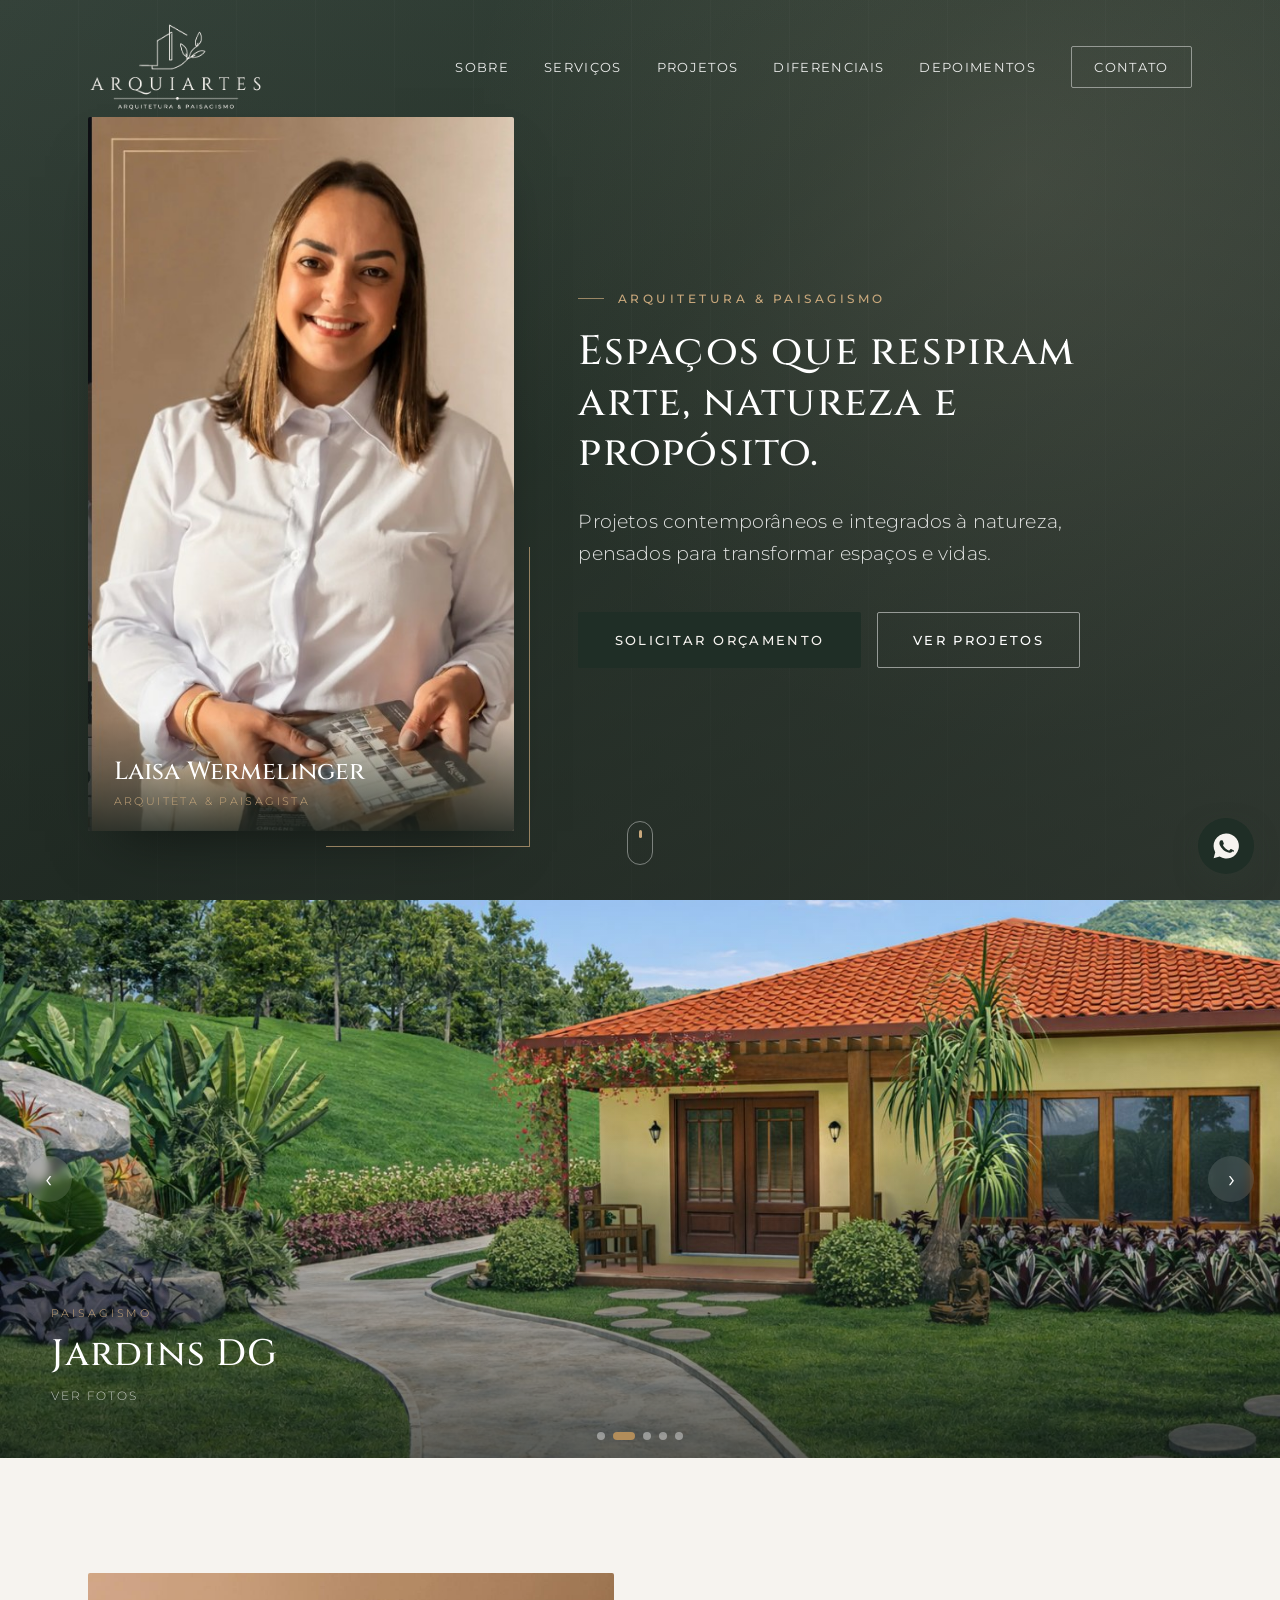
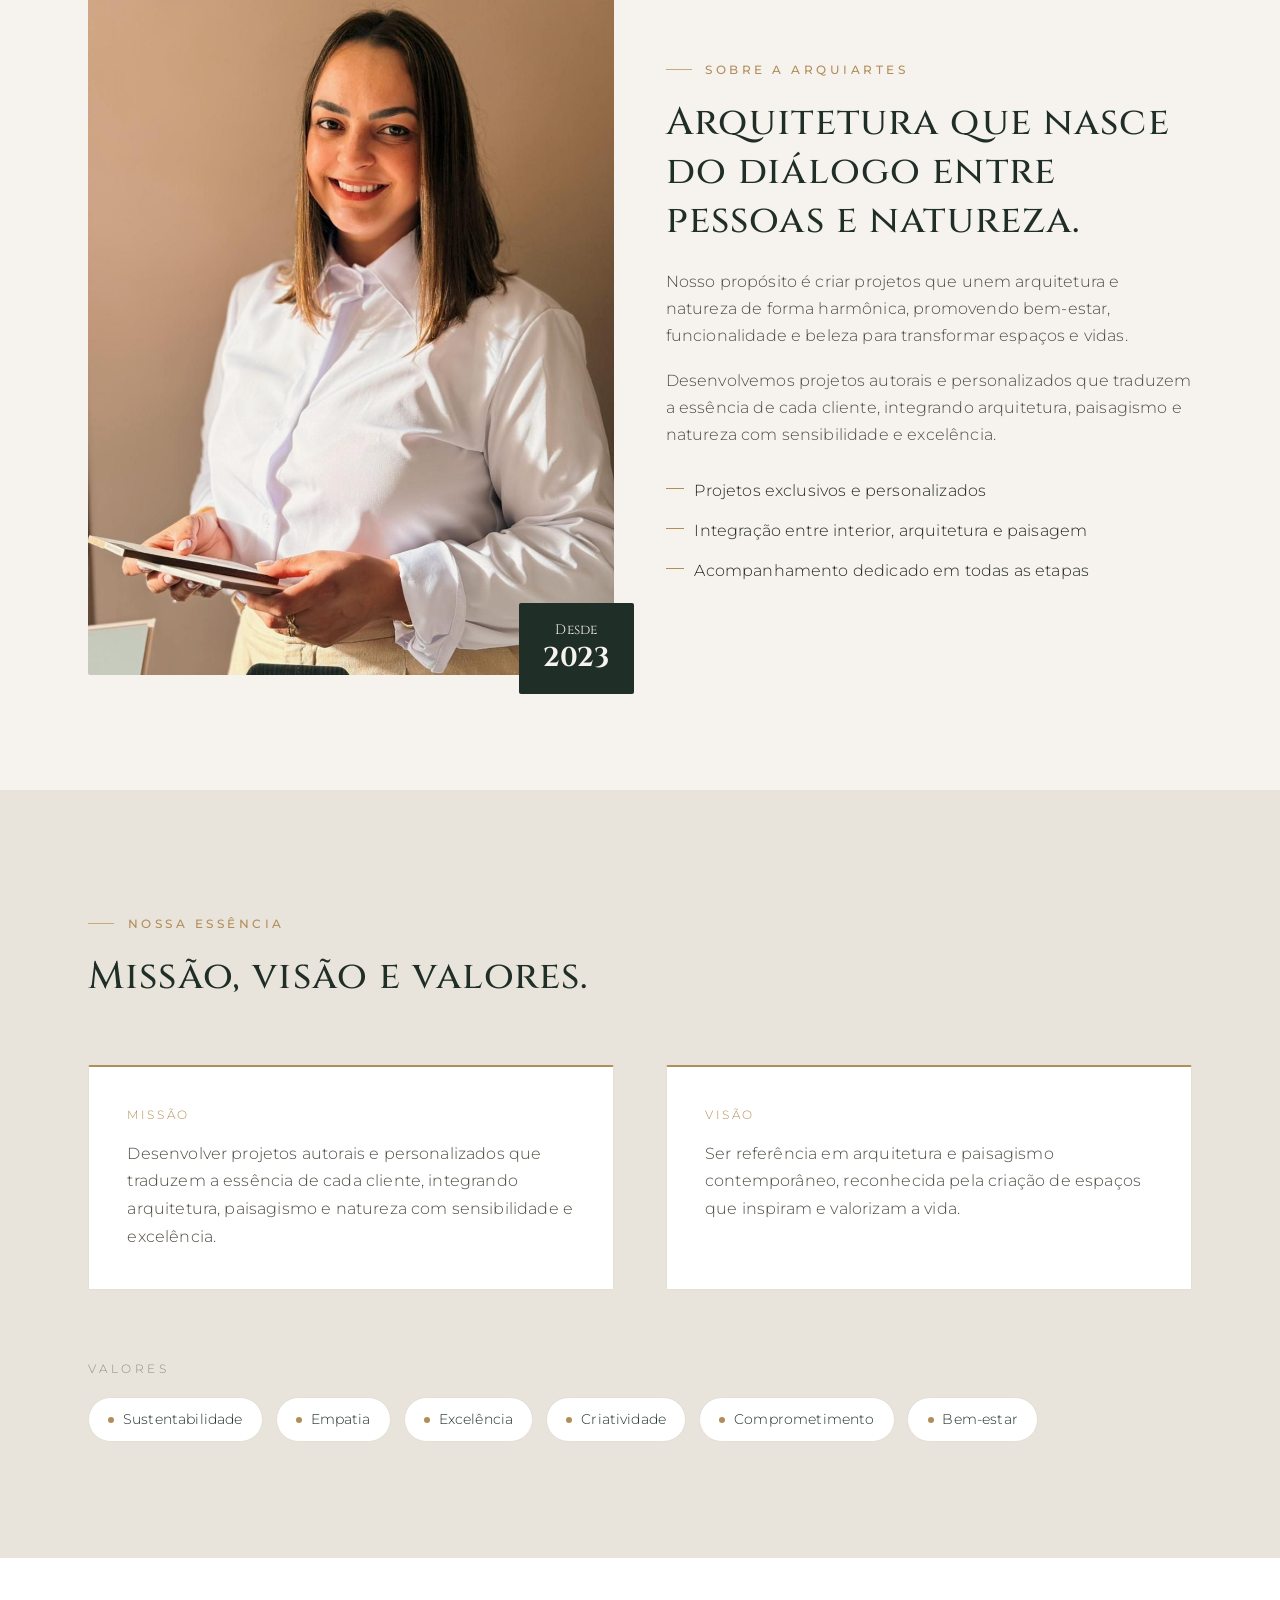
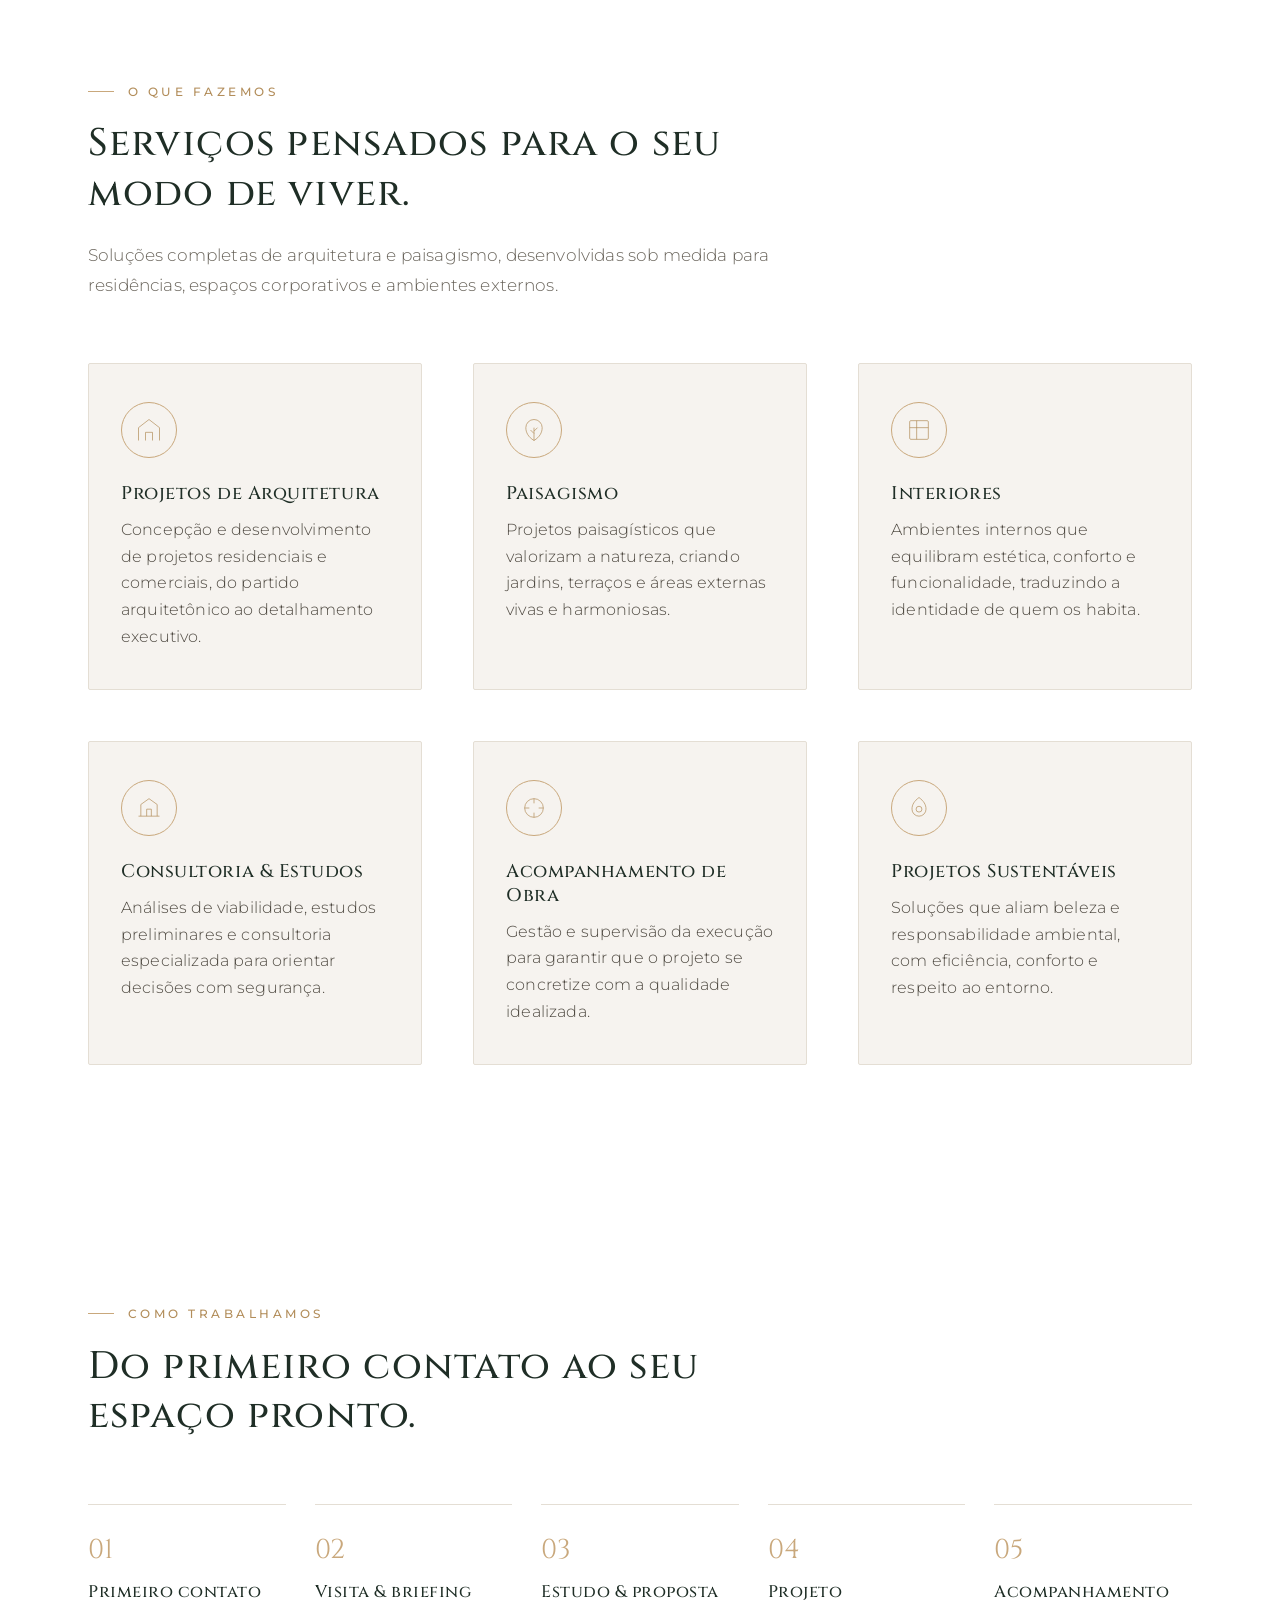
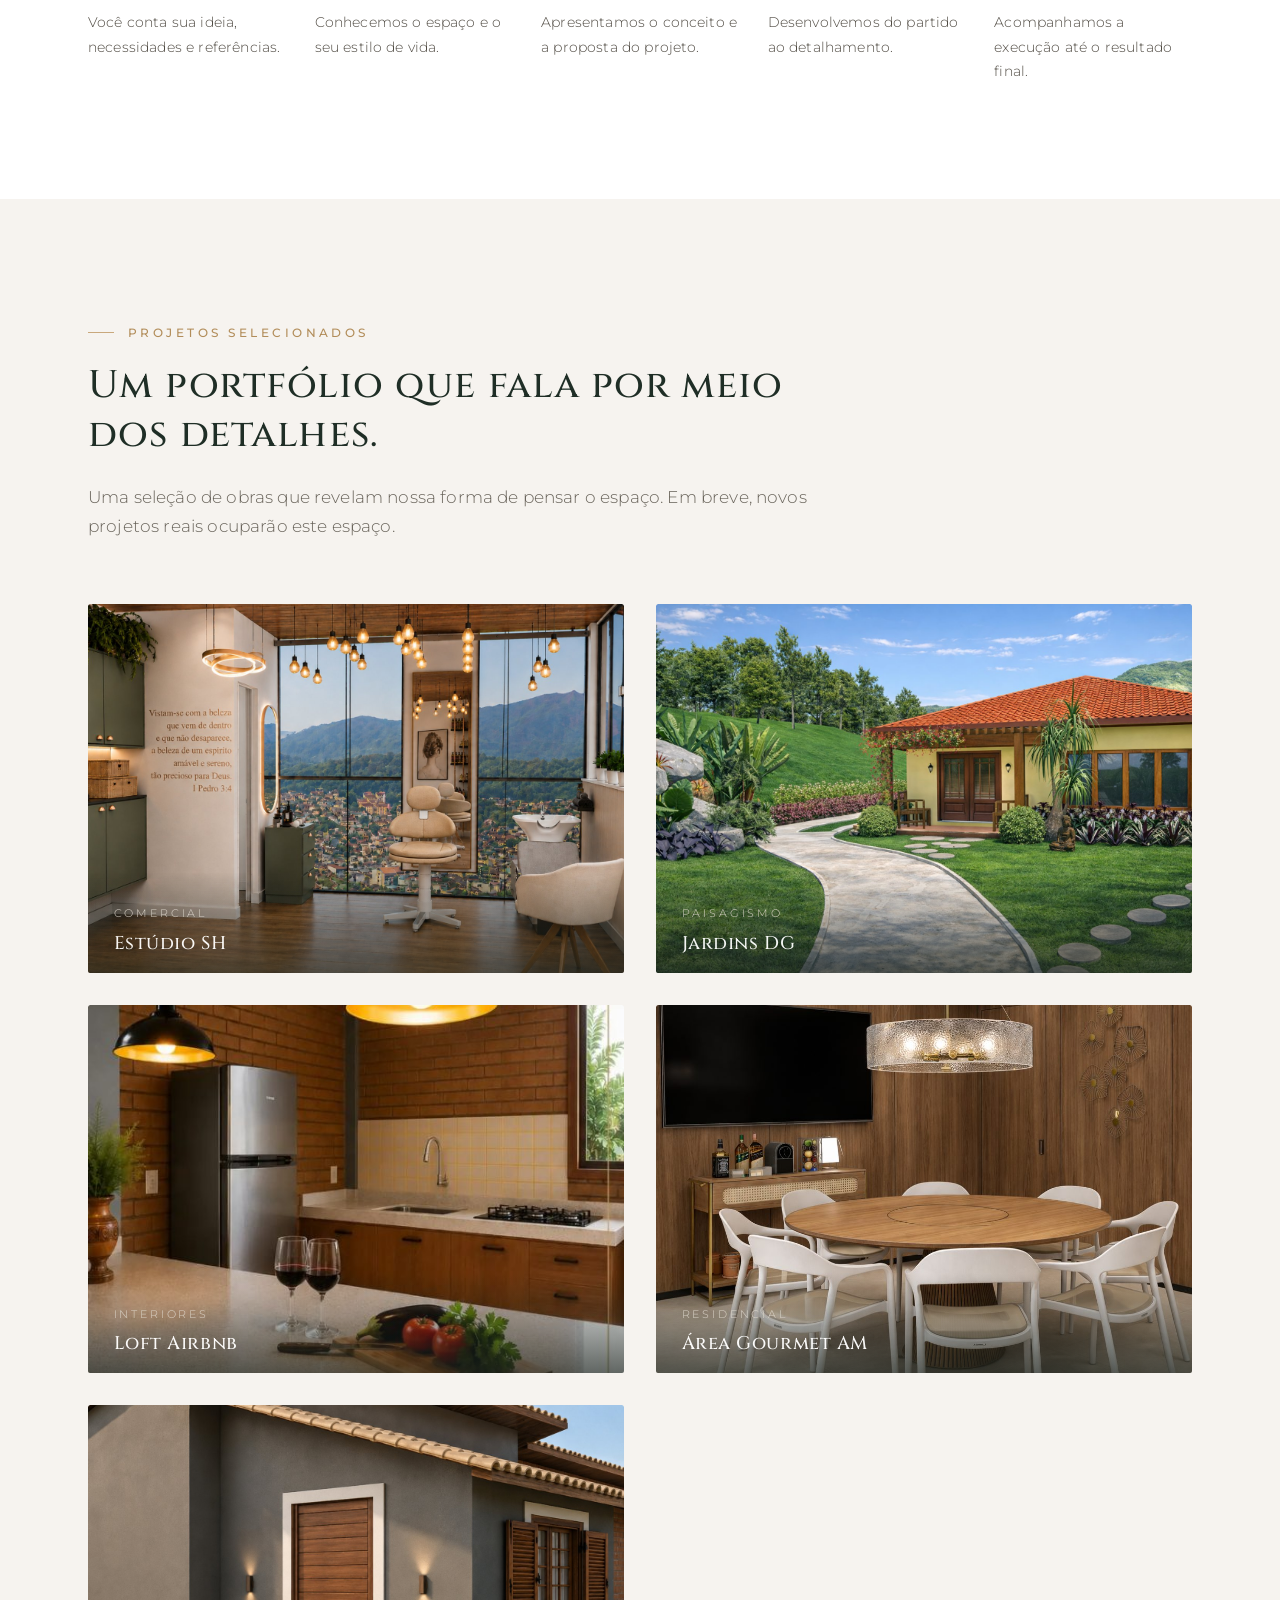
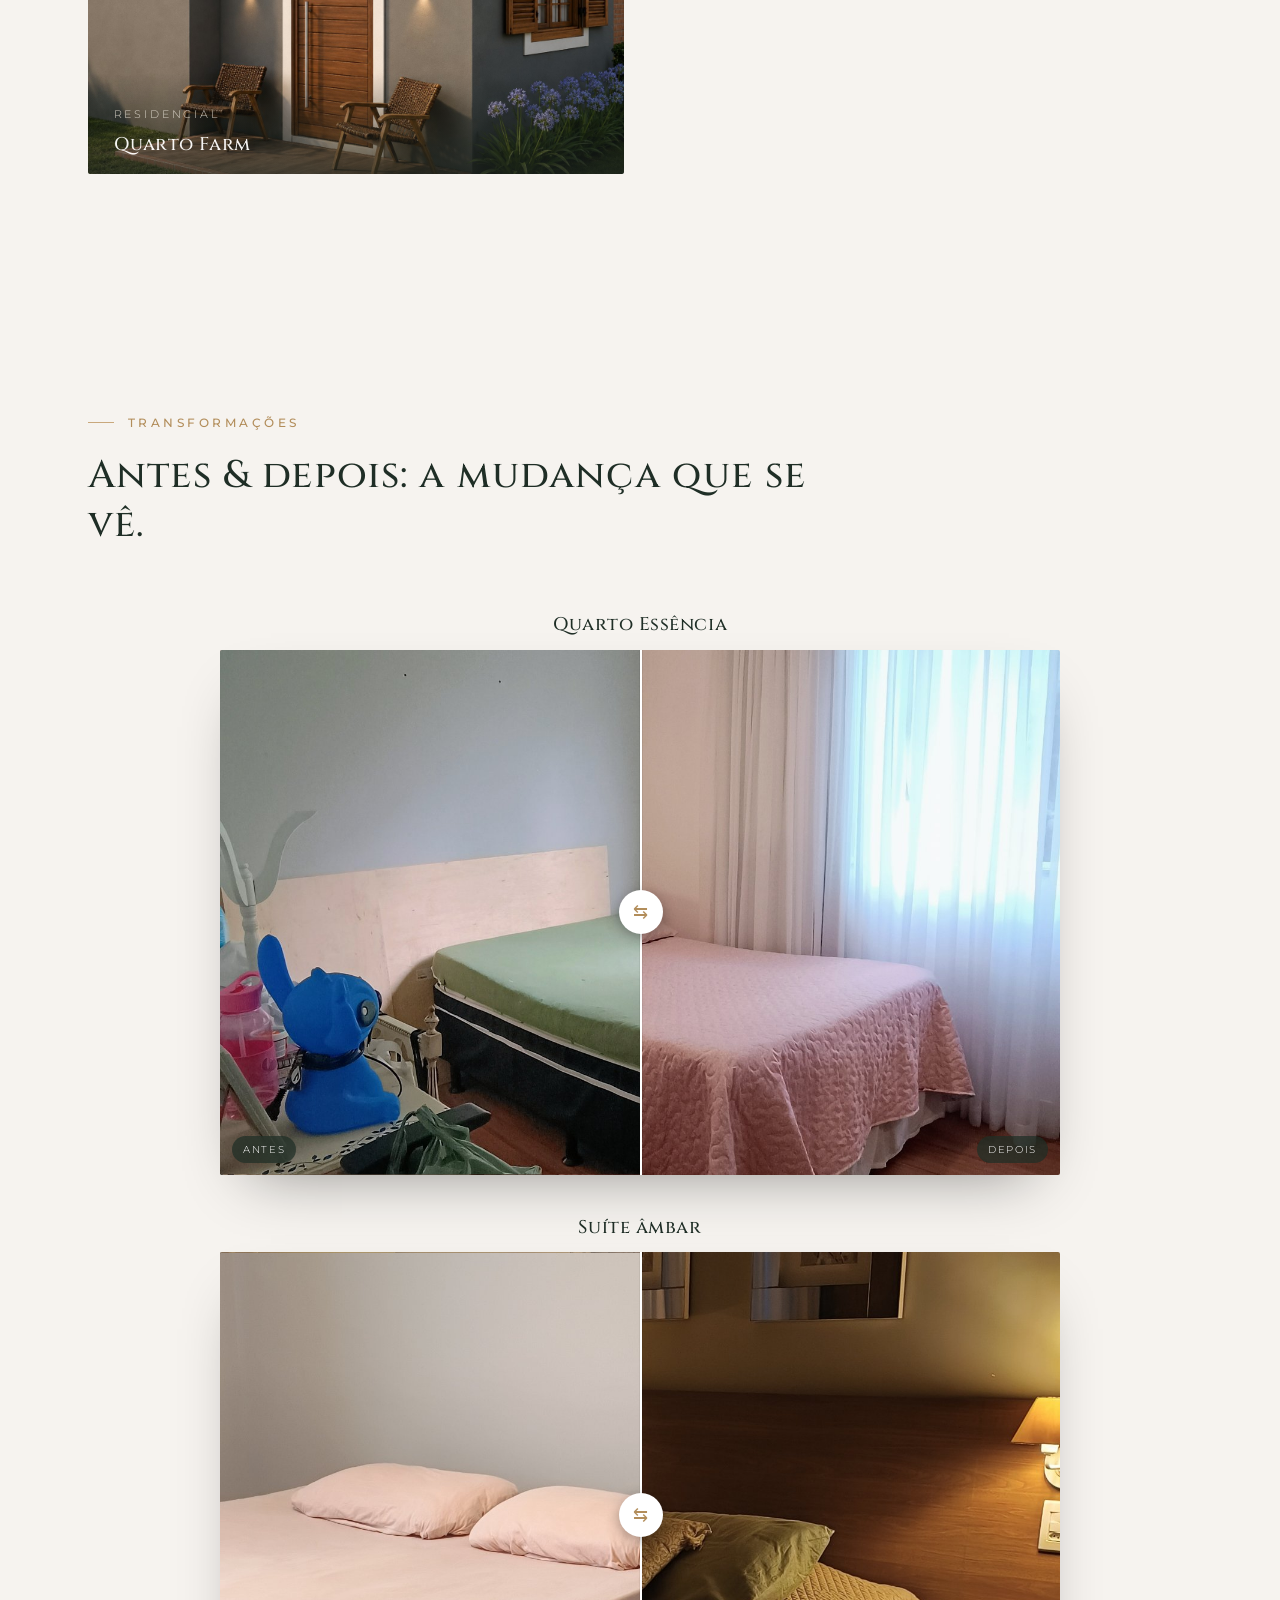
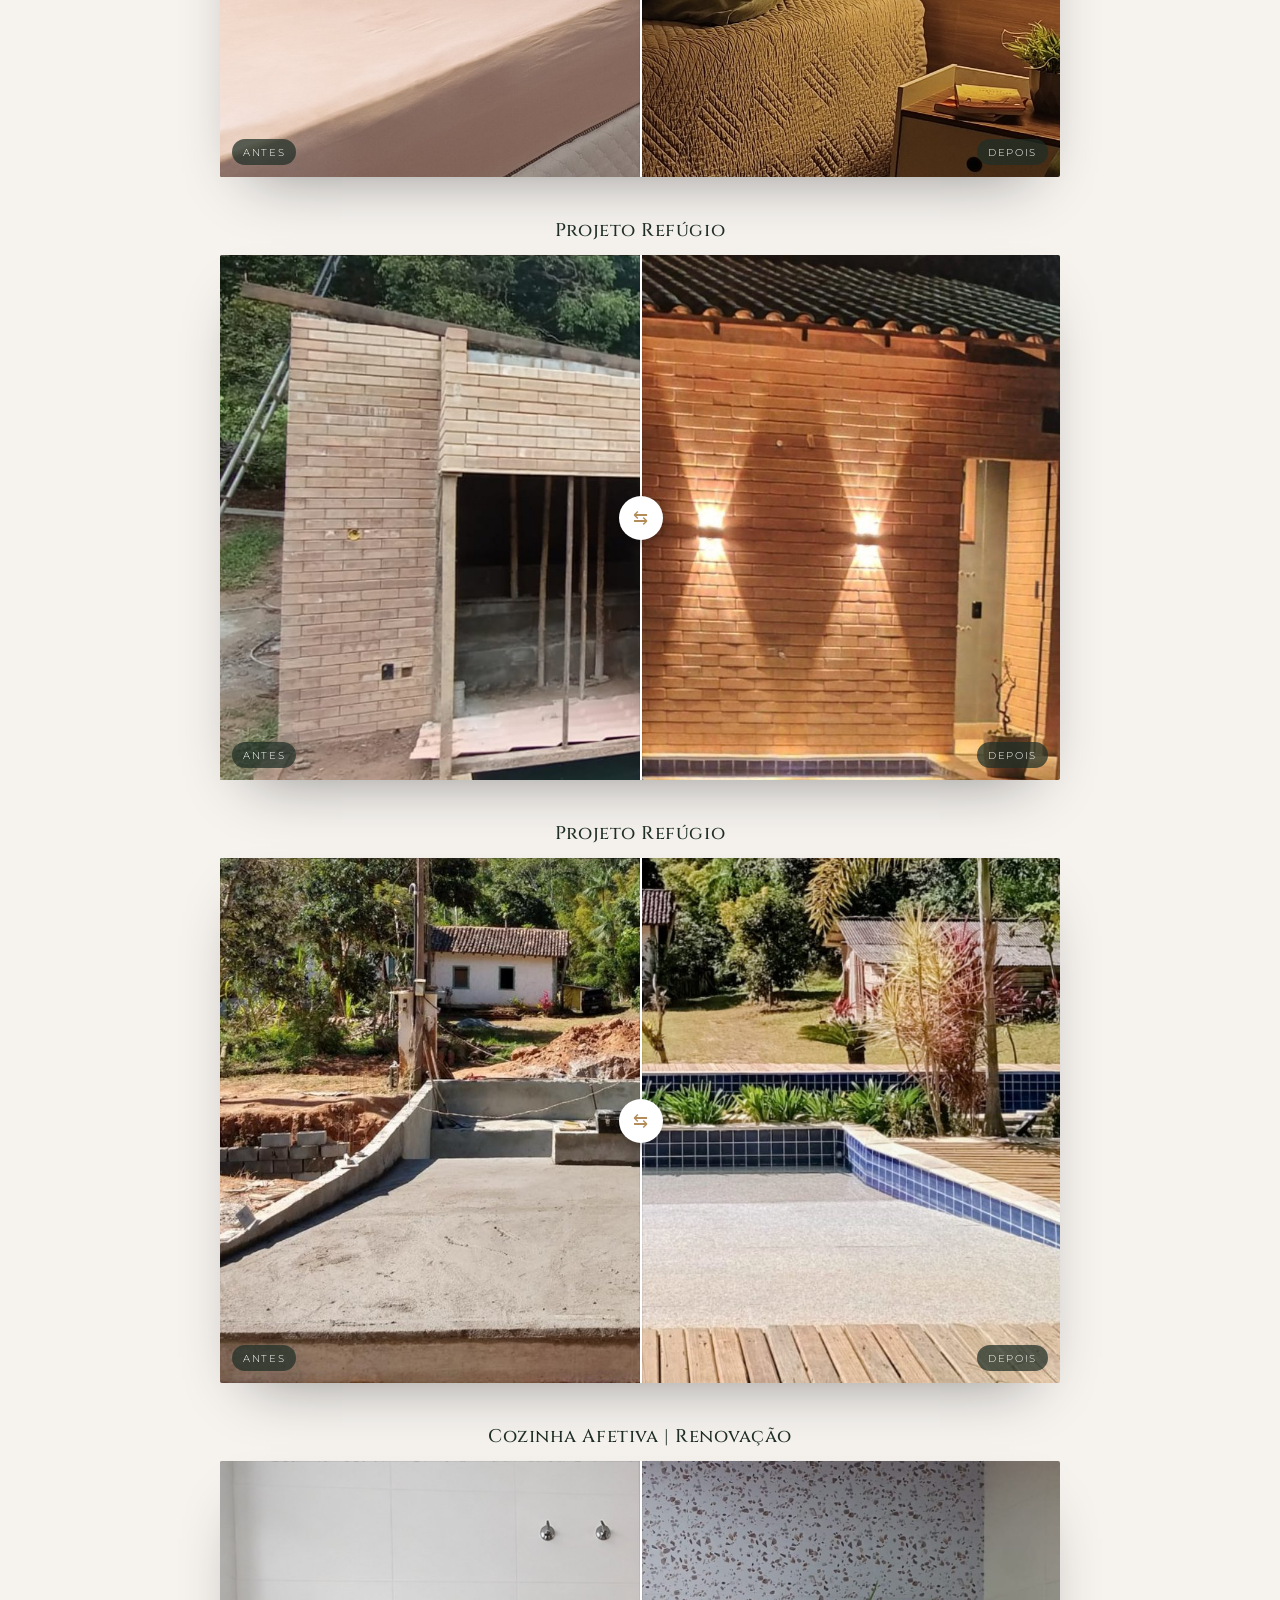
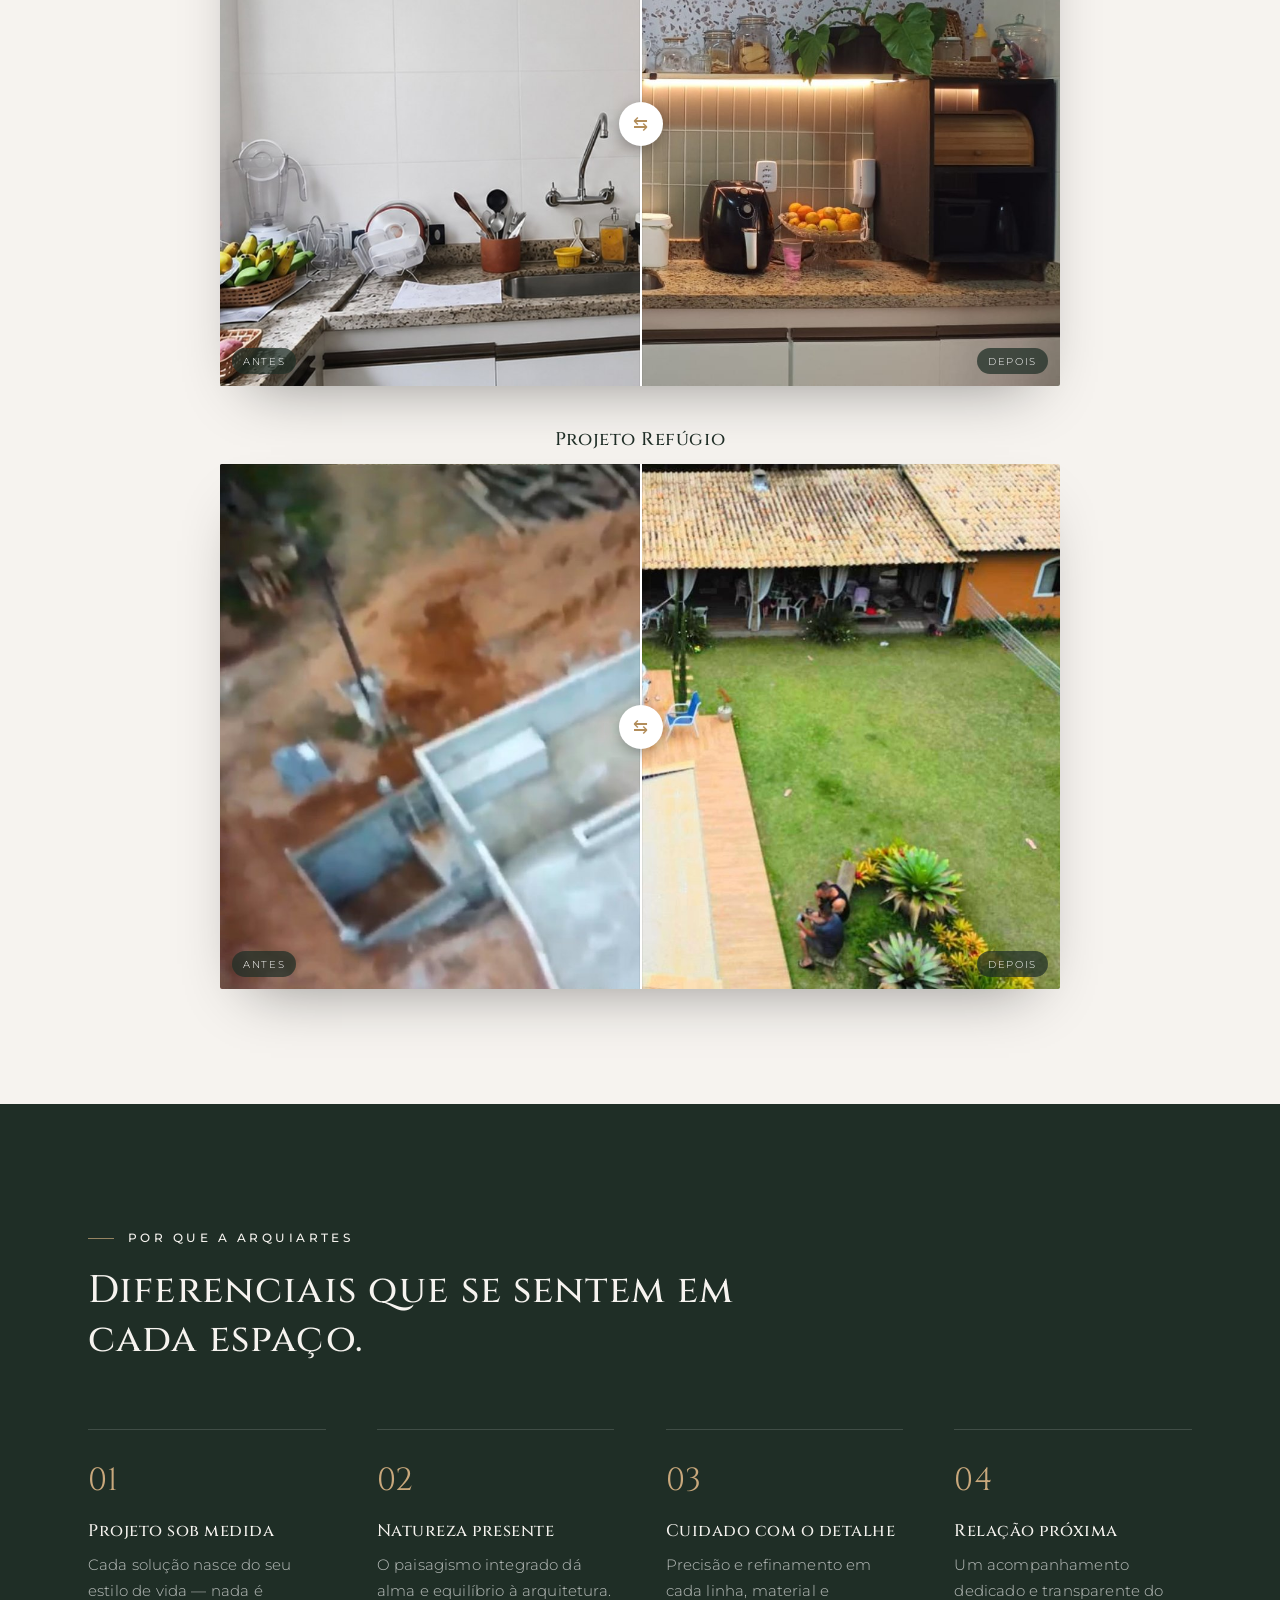
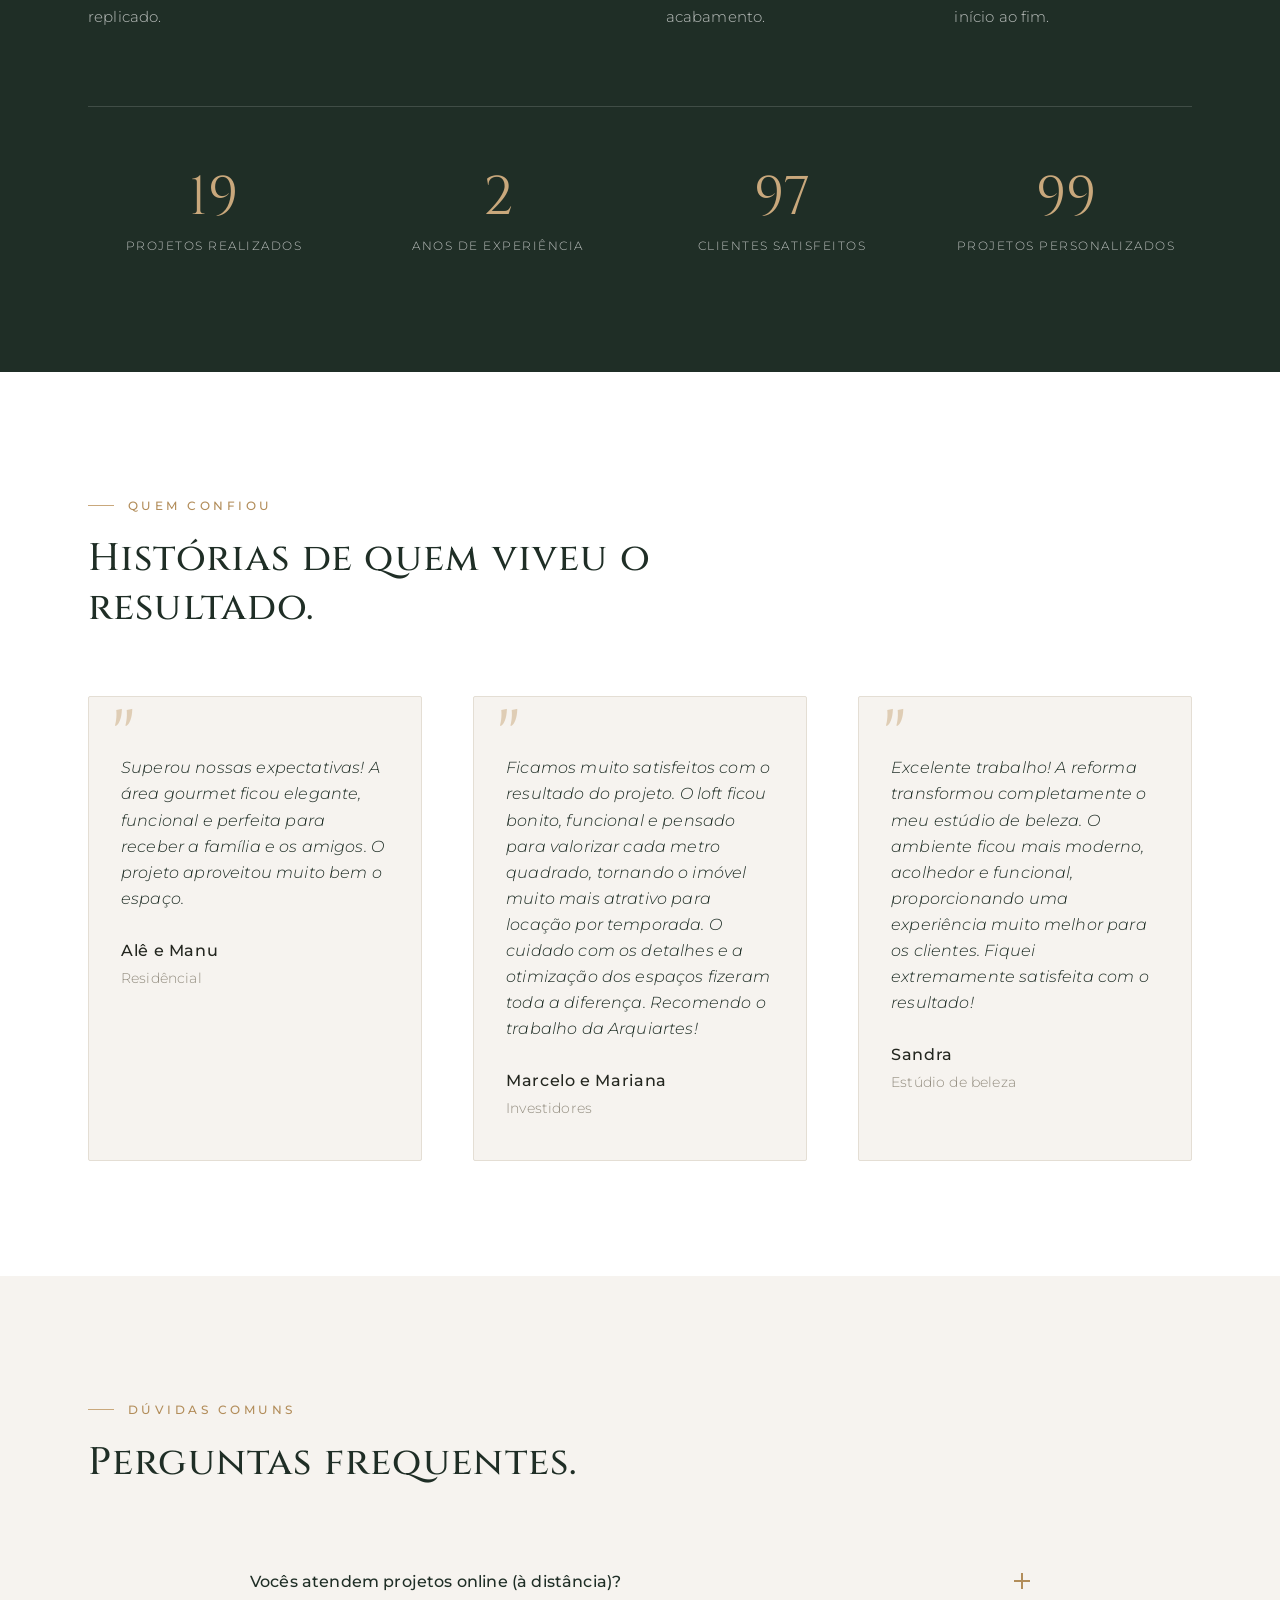
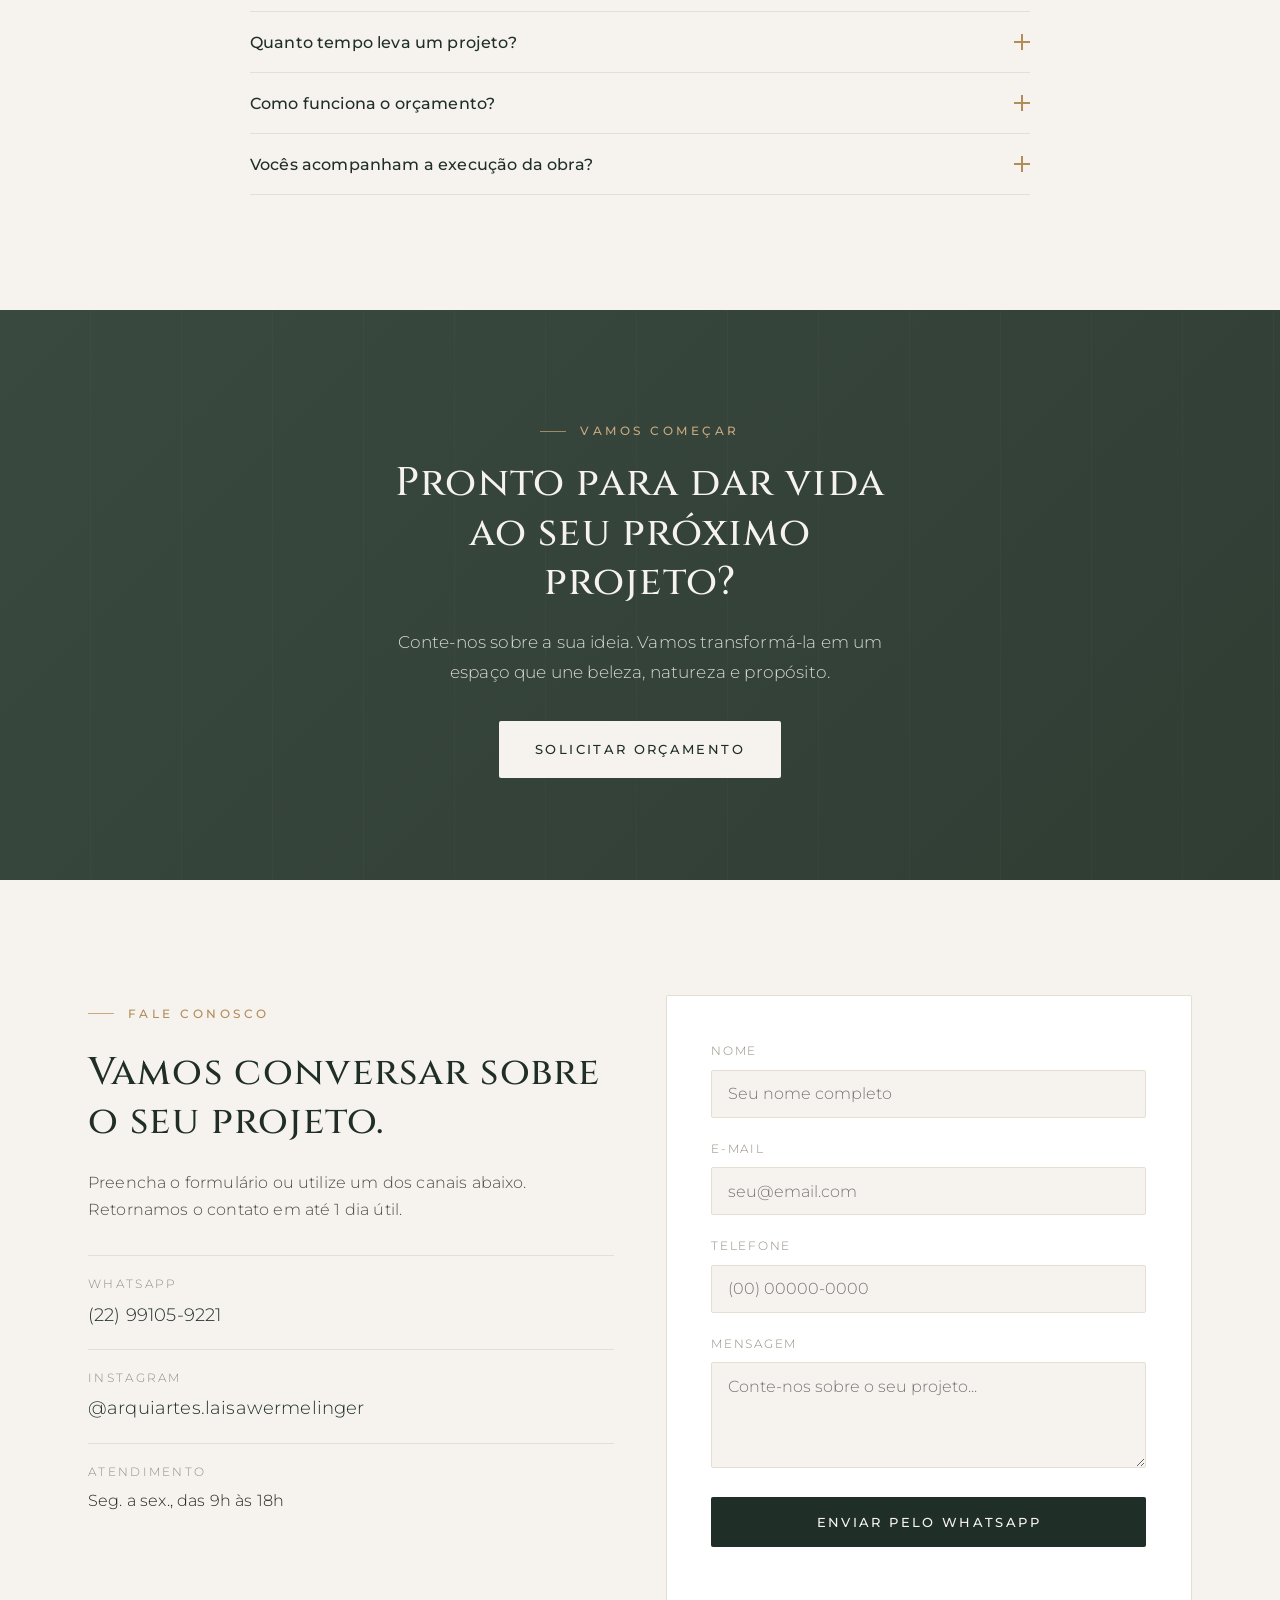
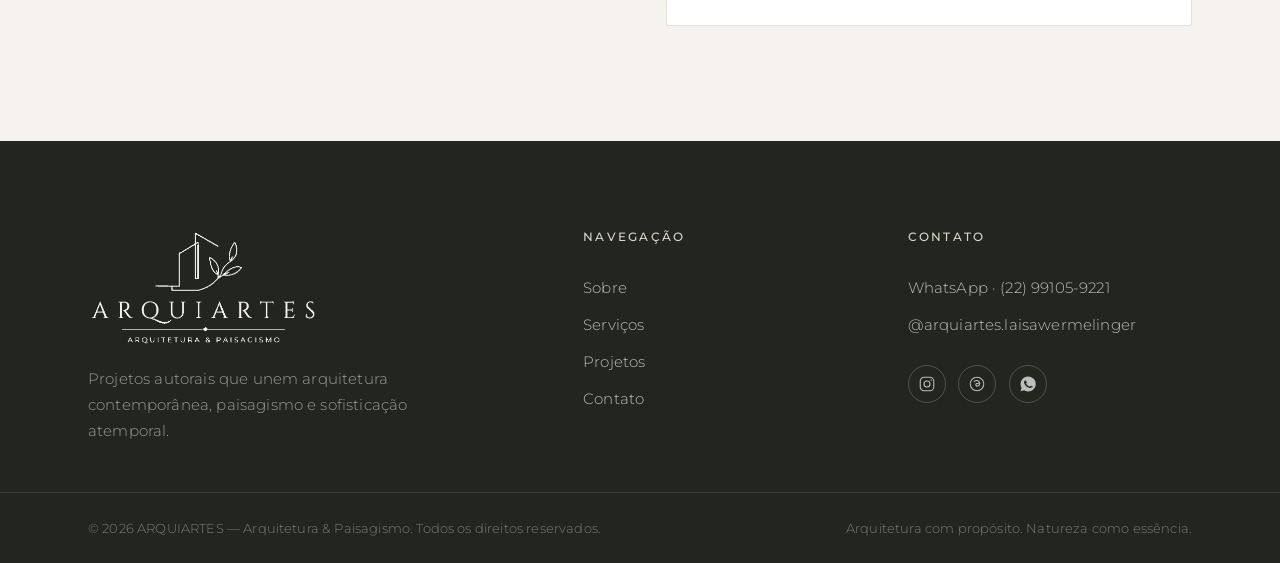
<file: index.html>
<!DOCTYPE html>
<html lang="pt-BR">
<head>
  <meta charset="UTF-8" />
  <meta name="viewport" content="width=device-width, initial-scale=1.0" />
  <title>ARQUIARTES — Arquitetura & Paisagismo</title>
  <meta name="description" content="ARQUIARTES — escritório de arquitetura e paisagismo. Projetos personalizados que unem natureza, sofisticação e arquitetura contemporânea." />
  <meta name="theme-color" content="#1F2E26" />

  <!-- Ícones (aba do navegador / celular) -->
  <link rel="icon" type="image/png" href="assets/img/favicon.png" />
  <link rel="apple-touch-icon" href="assets/img/favicon.png" />

  <!-- Open Graph (prévia ao compartilhar) -->
  <meta property="og:title" content="ARQUIARTES — Arquitetura & Paisagismo" />
  <meta property="og:description" content="Projetos contemporâneos e integrados à natureza, pensados para transformar espaços e vidas." />
  <meta property="og:type" content="website" />
  <meta property="og:url" content="https://arquiartes.net.br/" />
  <meta property="og:image" content="https://arquiartes.net.br/assets/img/og.png" />
  <meta property="og:image:width" content="1200" />
  <meta property="og:image:height" content="630" />
  <meta property="og:locale" content="pt_BR" />
  <meta name="twitter:card" content="summary_large_image" />
  <meta name="twitter:title" content="ARQUIARTES — Arquitetura & Paisagismo" />
  <meta name="twitter:description" content="Projetos contemporâneos e integrados à natureza, pensados para transformar espaços e vidas." />
  <meta name="twitter:image" content="https://arquiartes.net.br/assets/img/og.png" />

  <link rel="canonical" href="https://arquiartes.net.br/" />

  <!-- Dados estruturados (Google entende como negócio local de arquitetura) -->
  <script type="application/ld+json">
  {
    "@context": "https://schema.org",
    "@type": "ProfessionalService",
    "@id": "https://arquiartes.net.br/",
    "name": "ARQUIARTES — Arquitetura & Paisagismo",
    "description": "Projetos autorais de arquitetura e paisagismo que unem natureza, sofisticação e arquitetura contemporânea.",
    "url": "https://arquiartes.net.br/",
    "image": "https://arquiartes.net.br/assets/img/og.png",
    "logo": "https://arquiartes.net.br/assets/img/icon-512.png",
    "telephone": "+55-22-99105-9221",
    "priceRange": "$$",
    "areaServed": "Brasil",
    "founder": { "@type": "Person", "name": "Laisa Wermelinger", "jobTitle": "Arquiteta e Paisagista" },
    "sameAs": [
      "https://www.instagram.com/arquiartes.laisawermelinger",
      "https://www.threads.com/@arquiartes.laisawermelinger"
    ]
  }
  </script>

  <!-- Fontes -->
  <link rel="preconnect" href="https://fonts.googleapis.com" />
  <link rel="preconnect" href="https://fonts.gstatic.com" crossorigin />
  <link href="https://fonts.googleapis.com/css2?family=Cinzel:wght@400;500;600&family=Montserrat:ital,wght@0,300;0,400;0,500;0,600;1,300;1,400&display=swap" rel="stylesheet" />

  <link rel="stylesheet" href="css/styles.css" />
</head>
<body>

  <!-- ====================== CABEÇALHO / NAVEGAÇÃO ====================== -->
  <header class="site-header" id="header">
    <div class="container header__inner">
      <a href="#hero" class="brand" aria-label="ARQUIARTES — Arquitetura e Paisagismo">
        <img src="assets/img/logo-branca.png" alt="ARQUIARTES" class="brand__logo brand__logo--light" />
        <img src="assets/img/logo.png" alt="ARQUIARTES" class="brand__logo brand__logo--dark" />
      </a>

      <nav class="nav" id="nav" aria-label="Navegação principal">
        <a href="#sobre" class="nav__link">Sobre</a>
        <a href="#servicos" class="nav__link">Serviços</a>
        <a href="#portfolio" class="nav__link">Projetos</a>
        <a href="#diferenciais" class="nav__link">Diferenciais</a>
        <a href="#depoimentos" class="nav__link">Depoimentos</a>
        <a href="#contato" class="nav__link nav__link--cta">Contato</a>
      </nav>

      <button class="nav-toggle" id="navToggle" aria-label="Abrir menu" aria-expanded="false">
        <span></span><span></span><span></span>
      </button>
    </div>
  </header>

  <main>
    <!-- ====================== HERO ====================== -->
    <section class="hero" id="hero">
      <div class="hero__media" aria-hidden="true">
        <div class="hero__overlay"></div>
      </div>

      <div class="container hero__grid">
        <div class="hero__photo reveal">
          <img src="assets/img/laisa.jpg" alt="Laisa Wermelinger — ARQUIARTES Arquitetura &amp; Paisagismo" data-content-src="hero.photo" fetchpriority="high" decoding="async" />
          <span class="hero__photo-tag">
            <strong data-content="hero.name">Laisa Wermelinger</strong>
            <em data-content="hero.role">Arquitetura &amp; Paisagismo</em>
          </span>
        </div>

        <div class="hero__content reveal">
          <p class="eyebrow eyebrow--light" data-content="hero.eyebrow">Arquitetura &amp; Paisagismo</p>
          <h1 class="hero__title" data-content-html="hero.title">
            Espaços que respiram<br />arte, natureza e propósito.
          </h1>
          <p class="hero__text" data-content="hero.text">
            Criamos projetos autorais de arquitetura e paisagismo que traduzem a
            essência de quem vive cada espaço — com equilíbrio entre design
            contemporâneo, natureza e sofisticação atemporal.
          </p>
          <div class="hero__actions">
            <a href="#contato" class="btn btn--primary" data-content="hero.btnPrimary">Solicitar orçamento</a>
            <a href="#portfolio" class="btn btn--ghost" data-content="hero.btnSecondary">Ver projetos</a>
          </div>
        </div>
      </div>

      <a href="#sobre" class="hero__scroll" aria-label="Rolar para baixo">
        <span></span>
      </a>
    </section>

    <!-- ====================== SHOWCASE (carrossel de projetos) ====================== -->
    <section class="showcase" id="showcase" aria-label="Projetos em destaque" hidden>
      <div class="showcase__track" id="showcaseTrack"></div>
      <button class="showcase__nav showcase__nav--prev" id="showcasePrev" type="button" aria-label="Anterior">&#8249;</button>
      <button class="showcase__nav showcase__nav--next" id="showcaseNext" type="button" aria-label="Próximo">&#8250;</button>
      <div class="showcase__dots" id="showcaseDots"></div>
    </section>

    <!-- ====================== SOBRE ====================== -->
    <section class="section sobre" id="sobre">
      <div class="container grid grid--2">
        <div class="sobre__image reveal">
          <div class="image-placeholder image-placeholder--tall" data-label="Imagem · Sobre" data-content-bg="sobre.imagem"></div>
          <span class="sobre__badge">Desde<br /><strong data-content="sobre.ano">2023</strong></span>
        </div>

        <div class="sobre__text reveal">
          <p class="eyebrow" data-content="sobre.eyebrow">Sobre a ARQUIARTES</p>
          <h2 class="section__title" data-content="sobre.title">Arquitetura que nasce do diálogo entre pessoas e natureza.</h2>
          <p data-content="sobre.p1">
            A ARQUIARTES é um escritório dedicado a transformar ideias em
            ambientes que inspiram. Unimos arquitetura contemporânea e
            paisagismo autoral para criar espaços únicos, funcionais e
            profundamente conectados ao seu entorno.
          </p>
          <p data-content="sobre.p2">
            Cada projeto é conduzido com escuta atenta, cuidado com os detalhes
            e compromisso com a excelência — do primeiro esboço à entrega final.
            Acreditamos que bons espaços não apenas abrigam: eles acolhem,
            emocionam e perduram.
          </p>
          <ul class="sobre__list">
            <li data-content="sobre.itens.0">Projetos exclusivos e personalizados</li>
            <li data-content="sobre.itens.1">Integração entre interior, arquitetura e paisagem</li>
            <li data-content="sobre.itens.2">Acompanhamento dedicado em todas as etapas</li>
          </ul>
        </div>
      </div>
    </section>

    <!-- ====================== ESSÊNCIA (MISSÃO · VISÃO · VALORES) ====================== -->
    <section class="section essencia" id="essencia">
      <div class="container">
        <div class="section__head reveal">
          <p class="eyebrow" data-content="essencia.eyebrow">Nossa essência</p>
          <h2 class="section__title" data-content="essencia.title">Missão, visão e valores.</h2>
        </div>

        <div class="grid grid--2 essencia__mv">
          <div class="mv-card reveal">
            <span class="mv-card__label">Missão</span>
            <p data-content="essencia.missao">Desenvolver projetos autorais e personalizados que traduzem a essência de cada cliente, integrando arquitetura, paisagismo e natureza com sensibilidade e excelência.</p>
          </div>
          <div class="mv-card reveal">
            <span class="mv-card__label">Visão</span>
            <p data-content="essencia.visao">Ser referência em arquitetura e paisagismo contemporâneo, reconhecida pela criação de espaços que inspiram e valorizam a vida.</p>
          </div>
        </div>

        <div class="valores reveal">
          <span class="valores__title">Valores</span>
          <div class="valores__grid" id="valoresGrid">
            <span class="valor-chip">Sustentabilidade</span>
            <span class="valor-chip">Empatia</span>
            <span class="valor-chip">Excelência</span>
            <span class="valor-chip">Criatividade</span>
            <span class="valor-chip">Comprometimento</span>
            <span class="valor-chip">Bem-estar</span>
          </div>
        </div>
      </div>
    </section>

    <!-- ====================== SERVIÇOS ====================== -->
    <section class="section servicos" id="servicos">
      <div class="container">
        <div class="section__head reveal">
          <p class="eyebrow" data-content="servicos.eyebrow">O que fazemos</p>
          <h2 class="section__title" data-content="servicos.title">Serviços pensados para o seu modo de viver.</h2>
          <p class="section__lead" data-content="servicos.lead">
            Soluções completas de arquitetura e paisagismo, desenvolvidas sob
            medida para residências, espaços corporativos e ambientes externos.
          </p>
        </div>

        <div class="grid grid--3 servicos__grid" id="servicosGrid">
          <article class="card reveal">
            <span class="card__icon" aria-hidden="true">
              <svg viewBox="0 0 48 48" fill="none" stroke="currentColor" stroke-width="1.2"><path d="M6 42V20L24 6l18 14v22"/><path d="M18 42V28h12v14"/></svg>
            </span>
            <h3 class="card__title" data-content="servicos.itens.0.titulo">Projetos de Arquitetura</h3>
            <p data-content="servicos.itens.0.descricao">Concepção e desenvolvimento de projetos residenciais e comerciais, do partido arquitetônico ao detalhamento executivo.</p>
          </article>

          <article class="card reveal">
            <span class="card__icon" aria-hidden="true">
              <svg viewBox="0 0 48 48" fill="none" stroke="currentColor" stroke-width="1.2"><path d="M24 42c10-6 14-14 14-22a14 14 0 0 0-28 0c0 8 4 16 14 22Z"/><path d="M24 20v22M24 26l6-6M24 30l-6-6"/></svg>
            </span>
            <h3 class="card__title" data-content="servicos.itens.1.titulo">Paisagismo</h3>
            <p data-content="servicos.itens.1.descricao">Projetos paisagísticos que valorizam a natureza, criando jardins, terraços e áreas externas vivas e harmoniosas.</p>
          </article>

          <article class="card reveal">
            <span class="card__icon" aria-hidden="true">
              <svg viewBox="0 0 48 48" fill="none" stroke="currentColor" stroke-width="1.2"><rect x="8" y="8" width="32" height="32" rx="2"/><path d="M8 20h32M20 8v32"/></svg>
            </span>
            <h3 class="card__title" data-content="servicos.itens.2.titulo">Interiores</h3>
            <p data-content="servicos.itens.2.descricao">Ambientes internos que equilibram estética, conforto e funcionalidade, traduzindo a identidade de quem os habita.</p>
          </article>

          <article class="card reveal">
            <span class="card__icon" aria-hidden="true">
              <svg viewBox="0 0 48 48" fill="none" stroke="currentColor" stroke-width="1.2"><path d="M6 38h36M10 38V18l14-10 14 10v20"/><path d="M20 38V26h8v12"/></svg>
            </span>
            <h3 class="card__title" data-content="servicos.itens.3.titulo">Consultoria &amp; Estudos</h3>
            <p data-content="servicos.itens.3.descricao">Análises de viabilidade, estudos preliminares e consultoria especializada para orientar decisões com segurança.</p>
          </article>

          <article class="card reveal">
            <span class="card__icon" aria-hidden="true">
              <svg viewBox="0 0 48 48" fill="none" stroke="currentColor" stroke-width="1.2"><circle cx="24" cy="24" r="16"/><path d="M24 8v8M24 32v8M8 24h8M32 24h8"/></svg>
            </span>
            <h3 class="card__title" data-content="servicos.itens.4.titulo">Acompanhamento de Obra</h3>
            <p data-content="servicos.itens.4.descricao">Gestão e supervisão da execução para garantir que o projeto se concretize com a qualidade idealizada.</p>
          </article>

          <article class="card reveal">
            <span class="card__icon" aria-hidden="true">
              <svg viewBox="0 0 48 48" fill="none" stroke="currentColor" stroke-width="1.2"><path d="M24 6c8 6 12 12 12 20a12 12 0 0 1-24 0c0-8 4-14 12-20Z"/><circle cx="24" cy="26" r="5"/></svg>
            </span>
            <h3 class="card__title" data-content="servicos.itens.5.titulo">Projetos Sustentáveis</h3>
            <p data-content="servicos.itens.5.descricao">Soluções que aliam beleza e responsabilidade ambiental, com eficiência, conforto e respeito ao entorno.</p>
          </article>
        </div>
      </div>
    </section>

    <!-- ====================== COMO FUNCIONA ====================== -->
    <section class="section como" id="como">
      <div class="container">
        <div class="section__head reveal">
          <p class="eyebrow" data-content="comofunciona.eyebrow">Como trabalhamos</p>
          <h2 class="section__title" data-content="comofunciona.title">Do primeiro contato ao seu espaço pronto.</h2>
        </div>
        <div class="como__grid" id="comoGrid">
          <div class="como__step reveal"><span class="como__num">01</span><h3 class="como__title">Primeiro contato</h3><p>Você conta sua ideia, necessidades e referências.</p></div>
          <div class="como__step reveal"><span class="como__num">02</span><h3 class="como__title">Visita &amp; briefing</h3><p>Conhecemos o espaço e o seu estilo de vida.</p></div>
          <div class="como__step reveal"><span class="como__num">03</span><h3 class="como__title">Estudo &amp; proposta</h3><p>Apresentamos o conceito e a proposta do projeto.</p></div>
          <div class="como__step reveal"><span class="como__num">04</span><h3 class="como__title">Projeto</h3><p>Desenvolvemos do partido ao detalhamento.</p></div>
          <div class="como__step reveal"><span class="como__num">05</span><h3 class="como__title">Acompanhamento</h3><p>Acompanhamos a execução até o resultado final.</p></div>
        </div>
      </div>
    </section>

    <!-- ====================== PORTFÓLIO ====================== -->
    <section class="section portfolio" id="portfolio">
      <div class="container">
        <div class="section__head reveal">
          <p class="eyebrow" data-content="portfolio.eyebrow">Projetos selecionados</p>
          <h2 class="section__title" data-content="portfolio.title">Um portfólio que fala por meio dos detalhes.</h2>
          <p class="section__lead" data-content="portfolio.lead">
            Uma seleção de obras que revelam nossa forma de pensar o espaço.
            Em breve, novos projetos reais ocuparão este espaço.
          </p>
        </div>

        <div class="portfolio__grid" id="portfolioGrid">
          <figure class="project reveal">
            <div class="image-placeholder" data-label="Projeto 01" data-content-bg="portfolio.itens.0.imagem"></div>
            <figcaption class="project__caption">
              <span class="project__cat" data-content="portfolio.itens.0.categoria">Residencial</span>
              <h3 class="project__title" data-content="portfolio.itens.0.titulo">Residência Jardim das Acácias</h3>
            </figcaption>
          </figure>

          <figure class="project project--wide reveal">
            <div class="image-placeholder" data-label="Projeto 02" data-content-bg="portfolio.itens.1.imagem"></div>
            <figcaption class="project__caption">
              <span class="project__cat" data-content="portfolio.itens.1.categoria">Paisagismo</span>
              <h3 class="project__title" data-content="portfolio.itens.1.titulo">Terraço Vértice</h3>
            </figcaption>
          </figure>

          <figure class="project project--wide reveal">
            <div class="image-placeholder" data-label="Projeto 03" data-content-bg="portfolio.itens.2.imagem"></div>
            <figcaption class="project__caption">
              <span class="project__cat" data-content="portfolio.itens.2.categoria">Comercial</span>
              <h3 class="project__title" data-content="portfolio.itens.2.titulo">Studio Linha &amp; Folha</h3>
            </figcaption>
          </figure>

          <figure class="project reveal">
            <div class="image-placeholder" data-label="Projeto 04" data-content-bg="portfolio.itens.3.imagem"></div>
            <figcaption class="project__caption">
              <span class="project__cat" data-content="portfolio.itens.3.categoria">Interiores</span>
              <h3 class="project__title" data-content="portfolio.itens.3.titulo">Apartamento Sereno</h3>
            </figcaption>
          </figure>
        </div>
      </div>
    </section>

    <!-- ====================== TRANSFORMAÇÕES (ANTES & DEPOIS) ====================== -->
    <section class="section transform" id="transformacoes" hidden>
      <div class="container">
        <div class="section__head reveal">
          <p class="eyebrow" data-content="transformacoes.eyebrow">Transformações</p>
          <h2 class="section__title" data-content="transformacoes.title">Antes &amp; depois: a mudança que se vê.</h2>
        </div>
        <div class="transform__grid" id="transformGrid"></div>
      </div>
    </section>

    <!-- ====================== DIFERENCIAIS ====================== -->
    <section class="section diferenciais" id="diferenciais">
      <div class="container">
        <div class="section__head reveal">
          <p class="eyebrow eyebrow--light" data-content="diferenciais.eyebrow">Por que a ARQUIARTES</p>
          <h2 class="section__title" data-content="diferenciais.title">Diferenciais que se sentem em cada espaço.</h2>
        </div>

        <div class="grid grid--4 diferenciais__grid" id="diferenciaisGrid">
          <div class="feature reveal">
            <span class="feature__num">01</span>
            <h3 class="feature__title" data-content="diferenciais.itens.0.titulo">Projeto sob medida</h3>
            <p data-content="diferenciais.itens.0.texto">Cada solução nasce do seu estilo de vida — nada é replicado.</p>
          </div>
          <div class="feature reveal">
            <span class="feature__num">02</span>
            <h3 class="feature__title" data-content="diferenciais.itens.1.titulo">Natureza presente</h3>
            <p data-content="diferenciais.itens.1.texto">O paisagismo integrado dá alma e equilíbrio à arquitetura.</p>
          </div>
          <div class="feature reveal">
            <span class="feature__num">03</span>
            <h3 class="feature__title" data-content="diferenciais.itens.2.titulo">Cuidado com o detalhe</h3>
            <p data-content="diferenciais.itens.2.texto">Precisão e refinamento em cada linha, material e acabamento.</p>
          </div>
          <div class="feature reveal">
            <span class="feature__num">04</span>
            <h3 class="feature__title" data-content="diferenciais.itens.3.titulo">Relação próxima</h3>
            <p data-content="diferenciais.itens.3.texto">Um acompanhamento dedicado e transparente do início ao fim.</p>
          </div>
        </div>

        <div class="stats reveal" id="statsGrid">
          <div class="stat"><span class="stat__num" data-count="20" data-suffix="+" data-content-count="diferenciais.estatisticas.0">0</span><span class="stat__label" data-content="diferenciais.estatisticas.0.rotulo">Projetos realizados</span></div>
          <div class="stat"><span class="stat__num" data-count="3" data-content-count="diferenciais.estatisticas.1">0</span><span class="stat__label" data-content="diferenciais.estatisticas.1.rotulo">Anos de experiência</span></div>
          <div class="stat"><span class="stat__num" data-count="98" data-suffix="%" data-content-count="diferenciais.estatisticas.2">0</span><span class="stat__label" data-content="diferenciais.estatisticas.2.rotulo">Clientes satisfeitos</span></div>
          <div class="stat"><span class="stat__num" data-count="100" data-suffix="%" data-content-count="diferenciais.estatisticas.3">0</span><span class="stat__label" data-content="diferenciais.estatisticas.3.rotulo">Projetos personalizados</span></div>
        </div>
      </div>
    </section>

    <!-- ====================== DEPOIMENTOS ====================== -->
    <section class="section depoimentos" id="depoimentos">
      <div class="container">
        <div class="section__head reveal">
          <p class="eyebrow" data-content="depoimentos.eyebrow">Quem confiou</p>
          <h2 class="section__title" data-content="depoimentos.title">Histórias de quem viveu o resultado.</h2>
        </div>

        <div class="grid grid--3 depoimentos__grid" id="depoimentosGrid">
          <blockquote class="quote reveal">
            <p data-content="depoimentos.itens.0.texto">A ARQUIARTES entendeu exatamente o que sonhávamos. O resultado superou tudo — nossa casa virou um refúgio.</p>
            <footer><strong data-content="depoimentos.itens.0.nome">Marina &amp; Rafael</strong><span data-content="depoimentos.itens.0.papel">Residência particular</span></footer>
          </blockquote>
          <blockquote class="quote reveal">
            <p data-content="depoimentos.itens.1.texto">Profissionalismo do início ao fim. O paisagismo deu uma vida nova ao nosso espaço corporativo.</p>
            <footer><strong data-content="depoimentos.itens.1.nome">Camila Andrade</strong><span data-content="depoimentos.itens.1.papel">Diretora — Studio Andrade</span></footer>
          </blockquote>
          <blockquote class="quote reveal">
            <p data-content="depoimentos.itens.2.texto">Sensibilidade, bom gosto e técnica. Cada detalhe foi pensado com um cuidado que se sente todos os dias.</p>
            <footer><strong data-content="depoimentos.itens.2.nome">Eduardo Lima</strong><span data-content="depoimentos.itens.2.papel">Cliente residencial</span></footer>
          </blockquote>
        </div>
      </div>
    </section>

    <!-- ====================== FAQ ====================== -->
    <section class="section faq" id="faq">
      <div class="container">
        <div class="section__head reveal">
          <p class="eyebrow" data-content="faq.eyebrow">Dúvidas comuns</p>
          <h2 class="section__title" data-content="faq.title">Perguntas frequentes.</h2>
        </div>
        <div class="faq__list" id="faqList">
          <div class="faq__item">
            <button class="faq__q" type="button">Vocês atendem projetos online (à distância)?<span class="faq__ic" aria-hidden="true"></span></button>
            <div class="faq__a"><p>Sim! Além do atendimento presencial na região, desenvolvemos projetos online para todo o Brasil.</p></div>
          </div>
          <div class="faq__item">
            <button class="faq__q" type="button">Quanto tempo leva um projeto?<span class="faq__ic" aria-hidden="true"></span></button>
            <div class="faq__a"><p>Depende do escopo e do tamanho do espaço. Na proposta você recebe um cronograma claro de cada etapa.</p></div>
          </div>
          <div class="faq__item">
            <button class="faq__q" type="button">Como funciona o orçamento?<span class="faq__ic" aria-hidden="true"></span></button>
            <div class="faq__a"><p>O primeiro contato é sem compromisso. Depois de entender o seu projeto, enviamos uma proposta personalizada.</p></div>
          </div>
          <div class="faq__item">
            <button class="faq__q" type="button">Vocês acompanham a execução da obra?<span class="faq__ic" aria-hidden="true"></span></button>
            <div class="faq__a"><p>Sim, oferecemos acompanhamento para garantir que o resultado saia fiel ao projeto.</p></div>
          </div>
        </div>
      </div>
    </section>

    <!-- ====================== CTA ORÇAMENTO ====================== -->
    <section class="cta" id="cta">
      <div class="container cta__inner reveal">
        <p class="eyebrow eyebrow--light" data-content="cta.eyebrow">Vamos começar</p>
        <h2 class="cta__title" data-content="cta.title">Pronto para dar vida ao seu próximo projeto?</h2>
        <p class="cta__text" data-content="cta.text">
          Conte-nos sobre a sua ideia. Vamos transformá-la em um espaço que une
          beleza, natureza e propósito.
        </p>
        <a href="#contato" class="btn btn--light" data-content="cta.btn">Solicitar orçamento</a>
      </div>
    </section>

    <!-- ====================== CONTATO ====================== -->
    <section class="section contato" id="contato">
      <div class="container grid grid--2 contato__grid">
        <div class="contato__info reveal">
          <p class="eyebrow" data-content="contato.eyebrow">Fale conosco</p>
          <h2 class="section__title" data-content="contato.title">Vamos conversar sobre o seu projeto.</h2>
          <p data-content="contato.intro">Preencha o formulário ou utilize um dos canais abaixo. Retornamos o contato em até 1 dia útil.</p>

          <ul class="contato__list">
            <li>
              <span class="contato__label">WhatsApp</span>
              <a data-wa href="https://wa.me/5522991059221" data-content="contato.whatsappTexto" target="_blank" rel="noopener">(22) 99105-9221</a>
            </li>
            <li>
              <span class="contato__label">Instagram</span>
              <a data-content-href="contato.instagram" data-content="contato.instagramTexto" href="https://www.instagram.com/arquiartes.laisawermelinger" target="_blank" rel="noopener">@arquiartes.laisawermelinger</a>
            </li>
            <li>
              <span class="contato__label">Atendimento</span>
              <span data-content="contato.horario">Seg. a sex., das 9h às 18h</span>
            </li>
          </ul>
        </div>

        <form class="contato__form reveal" id="contatoForm" novalidate>
          <div class="field">
            <label for="nome">Nome</label>
            <input type="text" id="nome" name="nome" required placeholder="Seu nome completo" />
          </div>
          <div class="field">
            <label for="email">E-mail</label>
            <input type="email" id="email" name="email" placeholder="seu@email.com" />
          </div>
          <div class="field">
            <label for="telefone">Telefone</label>
            <input type="tel" id="telefone" name="telefone" placeholder="(00) 00000-0000" />
          </div>
          <div class="field">
            <label for="mensagem">Mensagem</label>
            <textarea id="mensagem" name="mensagem" rows="4" required placeholder="Conte-nos sobre o seu projeto..."></textarea>
          </div>
          <button type="submit" class="btn btn--primary btn--full">Enviar pelo WhatsApp</button>
          <p class="form__feedback" id="formFeedback" role="status" aria-live="polite"></p>
        </form>
      </div>
    </section>
  </main>

  <!-- ====================== RODAPÉ ====================== -->
  <footer class="footer">
    <div class="container footer__inner">
      <div class="footer__brand">
        <img src="assets/img/logo-branca.png" alt="ARQUIARTES — Arquitetura e Paisagismo" class="footer__logo" />
        <p class="footer__about" data-content="footer.sobre">Projetos autorais que unem arquitetura contemporânea, paisagismo e sofisticação atemporal.</p>
      </div>

      <nav class="footer__nav" aria-label="Links do rodapé">
        <h4>Navegação</h4>
        <a href="#sobre">Sobre</a>
        <a href="#servicos">Serviços</a>
        <a href="#portfolio">Projetos</a>
        <a href="#contato">Contato</a>
      </nav>

      <div class="footer__contact">
        <h4>Contato</h4>
        <a data-wa href="https://wa.me/5522991059221" target="_blank" rel="noopener">WhatsApp · <span data-content="contato.whatsappTexto">(22) 99105-9221</span></a>
        <a data-content-href="contato.instagram" data-content="contato.instagramTexto" href="https://www.instagram.com/arquiartes.laisawermelinger" target="_blank" rel="noopener">@arquiartes.laisawermelinger</a>
        <div class="footer__social" aria-label="Redes sociais">
          <a data-content-href="contato.instagram" href="https://www.instagram.com/arquiartes.laisawermelinger" target="_blank" rel="noopener" aria-label="Instagram">
            <svg viewBox="0 0 24 24" fill="none" stroke="currentColor" stroke-width="1.4"><rect x="3" y="3" width="18" height="18" rx="5"/><circle cx="12" cy="12" r="4"/><circle cx="17.5" cy="6.5" r="1" fill="currentColor" stroke="none"/></svg>
          </a>
          <a data-content-href="contato.threads" href="https://www.threads.com/@arquiartes.laisawermelinger" target="_blank" rel="noopener" aria-label="Threads">
            <svg viewBox="0 0 24 24" fill="none" stroke="currentColor" stroke-width="1.4"><path d="M16.5 11.5c-1-.4-2.2-.6-3.4-.5-1.7.1-2.8 1-2.7 2.2.1 1.1 1.1 1.7 2.4 1.6 1.7-.1 2.6-1.3 2.6-3.4 0-2.6-1.6-4-3.9-4-1.7 0-3 .8-3.7 2.1M12 21a9 9 0 1 1 0-18 9 9 0 0 1 0 18Z"/></svg>
          </a>
          <a data-wa href="https://wa.me/5522991059221" target="_blank" rel="noopener" aria-label="WhatsApp">
            <svg viewBox="0 0 24 24" fill="currentColor"><path d="M12 2a10 10 0 0 0-8.6 15l-1.3 4.7 4.8-1.3A10 10 0 1 0 12 2Zm5.3 14.1c-.2.6-1.3 1.2-1.8 1.2-.5.1-1 .2-3.2-.7-2.7-1.1-4.4-3.8-4.5-4-.1-.2-1.1-1.5-1.1-2.8s.7-2 .9-2.2c.2-.3.5-.3.7-.3h.5c.2 0 .4 0 .6.5l.8 2c.1.2.1.3 0 .5l-.4.6c-.2.2-.3.4-.1.7.2.3.9 1.4 1.9 2.3 1.3 1.1 2.3 1.4 2.6 1.6.2.1.4.1.6-.1l.7-.9c.2-.2.4-.2.6-.1l1.9.9c.2.1.4.2.4.3.1.2.1.7-.1 1Z"/></svg>
          </a>
        </div>
      </div>
    </div>

    <div class="footer__bottom">
      <div class="container">
        <span>© <span id="year"></span> ARQUIARTES — Arquitetura &amp; Paisagismo. Todos os direitos reservados.</span>
        <span>Arquitetura com propósito. Natureza como essência.</span>
      </div>
    </div>
  </footer>

  <!-- Visualizador de fotos (lightbox) -->
  <div class="lightbox" id="lightbox" hidden aria-hidden="true" role="dialog" aria-label="Fotos do projeto">
    <button class="lightbox__close" id="lightboxClose" type="button" aria-label="Fechar">&times;</button>
    <button class="lightbox__nav lightbox__nav--prev" id="lightboxPrev" type="button" aria-label="Foto anterior">&#8249;</button>
    <figure class="lightbox__stage">
      <img class="lightbox__img" id="lightboxImg" alt="" loading="lazy" decoding="async" />
      <figcaption class="lightbox__cap" id="lightboxCap"></figcaption>
    </figure>
    <button class="lightbox__nav lightbox__nav--next" id="lightboxNext" type="button" aria-label="Próxima foto">&#8250;</button>
    <div class="lightbox__counter" id="lightboxCounter"></div>
  </div>

  <!-- Botão flutuante WhatsApp -->
  <a data-wa href="https://wa.me/5522991059221" class="whatsapp-float" target="_blank" rel="noopener" aria-label="Fale conosco no WhatsApp">
    <svg viewBox="0 0 24 24" fill="currentColor"><path d="M12 2a10 10 0 0 0-8.6 15l-1.3 4.7 4.8-1.3A10 10 0 1 0 12 2Zm5.3 14.1c-.2.6-1.3 1.2-1.8 1.2-.5.1-1 .2-3.2-.7-2.7-1.1-4.4-3.8-4.5-4-.1-.2-1.1-1.5-1.1-2.8s.7-2 .9-2.2c.2-.3.5-.3.7-.3h.5c.2 0 .4 0 .6.5l.8 2c.1.2.1.3 0 .5l-.4.6c-.2.2-.3.4-.1.7.2.3.9 1.4 1.9 2.3 1.3 1.1 2.3 1.4 2.6 1.6.2.1.4.1.6-.1l.7-.9c.2-.2.4-.2.6-.1l1.9.9c.2.1.4.2.4.3.1.2.1.7-.1 1Z"/></svg>
  </a>

  <!-- Conteúdo editável (gerado pelo painel gerenciar.html) -->
  <script src="assets/conteudo.js"></script>
  <script src="js/main.js"></script>
</body>
</html>
</file>
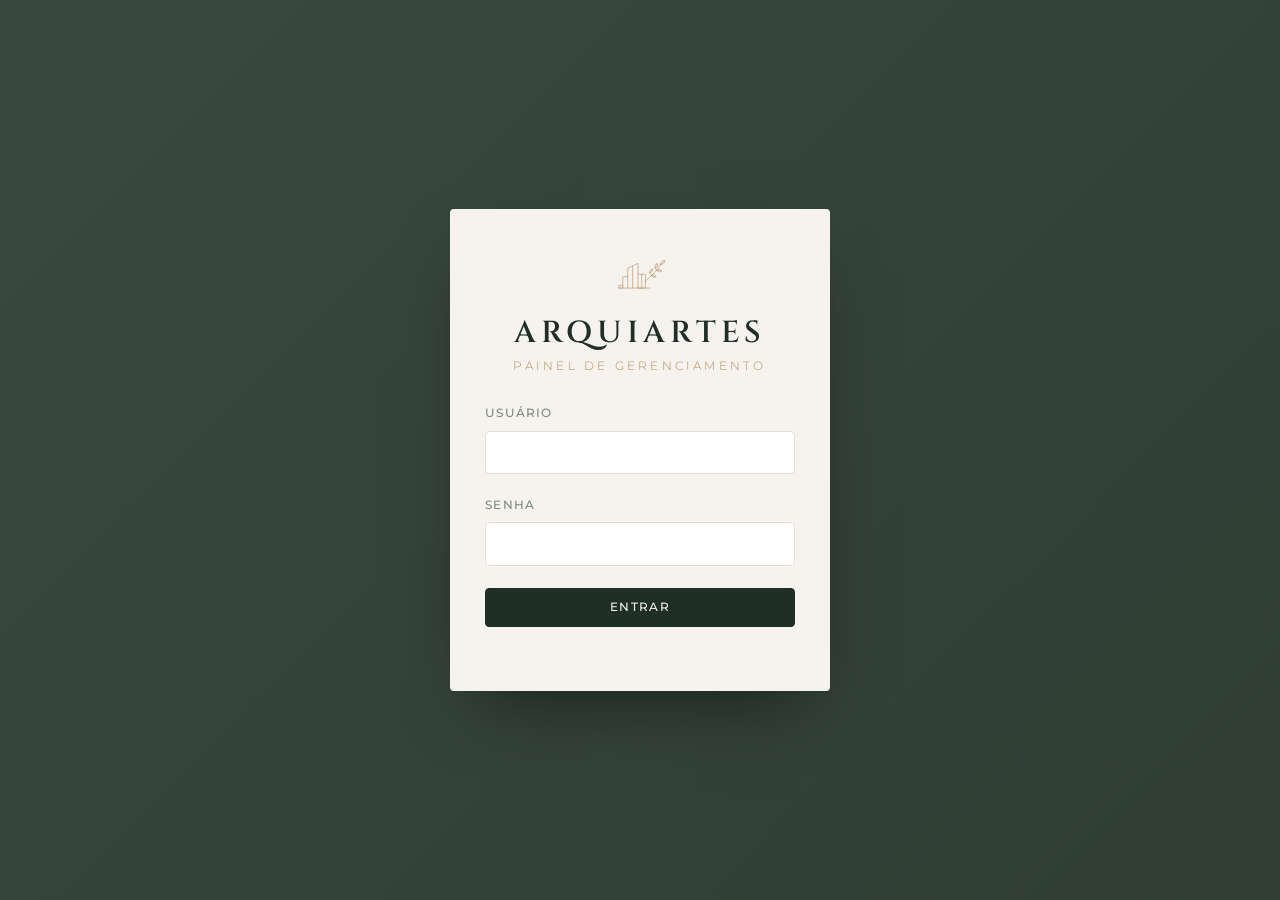
<file: gerenciar.html>
<!DOCTYPE html>
<html lang="pt-BR">
<head>
  <meta charset="UTF-8" />
  <meta name="viewport" content="width=device-width, initial-scale=1.0" />
  <meta name="robots" content="noindex, nofollow" />
  <title>Painel · ARQUIARTES</title>
  <link rel="icon" type="image/png" href="assets/img/favicon.png" />
  <link rel="preconnect" href="https://fonts.googleapis.com" />
  <link rel="preconnect" href="https://fonts.gstatic.com" crossorigin />
  <link href="https://fonts.googleapis.com/css2?family=Cinzel:wght@500;600&family=Montserrat:wght@300;400;500&display=swap" rel="stylesheet" />
  <link rel="stylesheet" href="css/gerenciar.css" />
</head>
<body>

  <!-- ===================== LOGIN ===================== -->
  <div class="login" id="login">
    <form class="login__card" id="loginForm" autocomplete="off">
      <img src="assets/img/logo-mark.svg" alt="" class="login__mark" />
      <div class="login__title">ARQUIARTES</div>
      <div class="login__sub">Painel de gerenciamento</div>

      <div class="field">
        <label for="usuario">Usuário</label>
        <input type="text" id="usuario" name="usuario" required autocomplete="username" />
      </div>
      <div class="field">
        <label for="senha">Senha</label>
        <input type="password" id="senha" name="senha" required autocomplete="current-password" />
      </div>
      <button type="submit" class="btn primary" style="width:100%">Entrar</button>
      <p class="login__error" id="loginError"></p>
    </form>
  </div>

  <!-- ===================== APP ===================== -->
  <div class="app" id="app" hidden>
    <header class="topbar">
      <div class="topbar__brand">
        <img src="assets/img/logo-mark.svg" alt="" />
        <div>
          <b>ARQUIARTES</b>
          <span>Painel de conteúdo</span>
        </div>
      </div>
      <div class="topbar__actions">
        <span class="whoami" id="whoami"></span>
        <button class="btn ghost" id="btnPreview">Pré-visualizar</button>
        <button class="btn" id="btnSave">Salvar rascunho</button>
        <button class="btn primary" id="btnPublishOnline">Publicar no site</button>
        <button class="btn" id="btnPublish">Exportar arquivo</button>
        <button class="btn ghost" id="btnLogout">Sair</button>
      </div>
    </header>

    <div class="layout">
      <nav class="sidebar" id="tabs" aria-label="Seções"></nav>
      <main class="content" id="formArea"></main>
    </div>
  </div>

  <div class="toast" id="toast"></div>
  <input type="file" id="fileImport" accept=".js,.json,application/json,text/javascript" hidden />

  <script src="assets/conteudo.js"></script>
  <script src="js/gerenciar.js"></script>
</body>
</html>
</file>
<file: css/styles.css>
/* ============================================================
   ARQUIARTES — Arquitetura & Paisagismo
   Folha de estilo principal
   Paleta: neutros, bege, off-white, cinza suave, verde escuro
   ============================================================ */

/* ---------- Variáveis ---------- */
:root {
  /* Cores oficiais da marca (manual de identidade) */
  --green-deep:   #1F2E26;   /* verde escuro — sofisticação, natureza */
  --green-soft:   #7A8A7A;   /* verde suave — equilíbrio, harmonia */
  --gold:         #B28D5A;   /* dourado — requinte, exclusividade */
  --gold-soft:    #c9a87c;   /* dourado claro (tom auxiliar) */
  --beige:        #DCD6CB;   /* bege/areia — leveza, acolhimento */
  --beige-light:  #e9e4db;   /* bege claro */
  --off-white:    #F6F3EF;   /* off-white — clareza, espaço */
  --white:        #ffffff;
  --gray-soft:    #928c7f;   /* cinza suave (texto secundário) */
  --gray-line:    #e4ded4;   /* linhas finas */
  --ink:          #23261f;   /* texto principal */

  /* Tipografia oficial: Cinzel (títulos) + Montserrat (textos) */
  --font-serif: 'Cinzel', Georgia, 'Times New Roman', serif;
  --font-sans:  'Montserrat', 'Helvetica Neue', Arial, sans-serif;

  /* Espaçamento / medidas */
  --container: 1200px;
  --section-y: clamp(4.5rem, 9vw, 8.5rem);
  --radius: 2px;
  --ease: cubic-bezier(0.22, 1, 0.36, 1);
}

/* ---------- Reset ---------- */
*,
*::before,
*::after { box-sizing: border-box; margin: 0; padding: 0; }

html { scroll-behavior: smooth; -webkit-text-size-adjust: 100%; }

body {
  font-family: var(--font-sans);
  font-weight: 300;
  color: var(--ink);
  background: var(--off-white);
  line-height: 1.7;
  letter-spacing: 0.01em;
  overflow-x: hidden;
  -webkit-font-smoothing: antialiased;
}

img { max-width: 100%; display: block; }
a { color: inherit; text-decoration: none; }
ul { list-style: none; }
button { font-family: inherit; cursor: pointer; border: none; background: none; }

/* ---------- Tipografia base ---------- */
h1, h2, h3, h4 {
  font-family: var(--font-serif);
  font-weight: 500;
  line-height: 1.28;
  letter-spacing: 0.03em;
  color: var(--green-deep);
}

p { color: #4f4a42; }

.eyebrow {
  font-family: var(--font-sans);
  font-size: 0.78rem;
  font-weight: 500;
  letter-spacing: 0.28em;
  text-transform: uppercase;
  color: var(--gold);
  margin-bottom: 1.1rem;
  display: inline-flex;
  align-items: center;
}
.eyebrow::before {
  content: '';
  width: 26px; height: 1px;
  background: var(--gold-soft);
  margin-right: 0.85rem;
  display: inline-block;
}
.eyebrow--light { color: var(--gold-soft); }
.eyebrow--light::before { background: var(--gold-soft); opacity: 0.7; }

/* ---------- Utilitários ---------- */
.container {
  width: 100%;
  max-width: var(--container);
  margin-inline: auto;
  padding-inline: clamp(1.25rem, 5vw, 3rem);
}

.section { padding-block: var(--section-y); }

.section__title {
  font-size: clamp(1.5rem, 3vw, 2.4rem);
  margin-bottom: 1.4rem;
}

.section__head {
  max-width: 720px;
  margin-bottom: clamp(2.5rem, 5vw, 4rem);
}
.section__lead { font-size: 1.08rem; color: #6a655c; }

.grid { display: grid; gap: clamp(1.5rem, 4vw, 3.5rem); }
.grid--2 { grid-template-columns: repeat(2, 1fr); align-items: center; }
.grid--3 { grid-template-columns: repeat(3, 1fr); }
.grid--4 { grid-template-columns: repeat(4, 1fr); }

/* ---------- Botões ---------- */
.btn {
  display: inline-flex;
  align-items: center;
  justify-content: center;
  gap: 0.5rem;
  font-family: var(--font-sans);
  font-size: 0.82rem;
  font-weight: 500;
  letter-spacing: 0.18em;
  text-transform: uppercase;
  padding: 1rem 2.2rem;
  border-radius: var(--radius);
  border: 1px solid transparent;
  transition: all 0.4s var(--ease);
  cursor: pointer;
}
.btn--primary { background: var(--green-deep); color: var(--off-white); }
.btn--primary:hover { background: var(--ink); transform: translateY(-2px); }
.btn--ghost { border-color: rgba(255,255,255,0.5); color: var(--white); }
.btn--ghost:hover { background: rgba(255,255,255,0.12); border-color: var(--white); }
.btn--light { background: var(--off-white); color: var(--green-deep); }
.btn--light:hover { background: var(--white); transform: translateY(-2px); }
.btn--full { width: 100%; }

/* ============================================================
   CABEÇALHO
   ============================================================ */
.site-header {
  position: fixed;
  inset: 0 0 auto 0;
  z-index: 100;
  transition: background 0.4s var(--ease), box-shadow 0.4s var(--ease), padding 0.4s var(--ease);
  padding-block: 1.4rem;
}
.site-header.scrolled {
  background: rgba(247, 244, 238, 0.92);
  backdrop-filter: blur(10px);
  box-shadow: 0 1px 0 var(--gray-line);
  padding-block: 0.85rem;
}

.header__inner {
  display: flex;
  align-items: center;
  justify-content: space-between;
}

.brand { display: flex; align-items: center; line-height: 1; }
.brand__logo { height: clamp(74px, 9.6vw, 90px); width: auto; display: block; transition: height 0.4s var(--ease); }
.scrolled .brand__logo { height: clamp(59px, 7.2vw, 70px); }
.brand__logo--dark { display: none; }
.scrolled .brand__logo--light { display: none; }
.scrolled .brand__logo--dark { display: block; }
.brand__name {
  font-family: var(--font-serif);
  font-size: 1.5rem;
  font-weight: 600;
  letter-spacing: 0.22em;
  color: var(--white);
  transition: color 0.4s var(--ease);
}
.brand__name--light { color: var(--off-white); }
.scrolled .brand__name { color: var(--green-deep); }
.brand__tagline {
  font-size: 0.58rem;
  font-weight: 400;
  letter-spacing: 0.3em;
  text-transform: uppercase;
  color: var(--gold-soft);
  margin-top: 0.4rem;
}
.scrolled .brand__tagline { color: var(--gold); }

/* Logo (símbolo SVG) */
.brand { flex-direction: row; align-items: center; gap: 0.7rem; }
.brand__mark { width: 46px; height: auto; flex-shrink: 0; }
.brand__words { display: flex; flex-direction: column; line-height: 1; }

.nav { display: flex; align-items: center; gap: 2.2rem; }
.nav__link {
  font-size: 0.82rem;
  font-weight: 400;
  letter-spacing: 0.1em;
  text-transform: uppercase;
  color: rgba(255,255,255,0.9);
  position: relative;
  transition: color 0.3s var(--ease);
}
.scrolled .nav__link { color: var(--ink); }
.nav__link::after {
  content: '';
  position: absolute;
  left: 0; bottom: -6px;
  width: 0; height: 1px;
  background: var(--beige);
  transition: width 0.35s var(--ease);
}
.nav__link:hover::after { width: 100%; }
.nav__link--cta {
  border: 1px solid rgba(255,255,255,0.45);
  padding: 0.55rem 1.4rem;
  border-radius: var(--radius);
}
.nav__link--cta::after { display: none; }
.scrolled .nav__link--cta { border-color: var(--green-deep); }

/* Toggle mobile */
.nav-toggle { display: none; flex-direction: column; gap: 5px; padding: 8px; }
.nav-toggle span {
  width: 26px; height: 1.5px; background: var(--white);
  transition: all 0.35s var(--ease);
}
.scrolled .nav-toggle span { background: var(--green-deep); }

/* ============================================================
   HERO
   ============================================================ */
.hero {
  position: relative;
  min-height: 100vh;
  display: flex;
  align-items: center;
  color: var(--white);
  overflow: hidden;
}
.hero__media {
  position: absolute;
  inset: 0;
  background: linear-gradient(135deg, #3a4940 0%, #2f3d33 45%, #4a5349 100%);
  background-size: cover;
  background-position: center;
  z-index: 0;
}
/* Para imagem real:
   .hero__media { background-image: url('../assets/img/hero.jpg'); } */
.hero__media::before {
  content: '';
  position: absolute;
  inset: 0;
  background:
    radial-gradient(circle at 80% 20%, rgba(205,191,169,0.18), transparent 45%),
    repeating-linear-gradient(90deg, transparent 0 78px, rgba(255,255,255,0.025) 78px 79px);
}
.hero__overlay {
  position: absolute;
  inset: 0;
  background: linear-gradient(to top, rgba(20,26,22,0.55), rgba(20,26,22,0.15));
}
/* Grade de duas colunas: foto à esquerda, texto à direita */
.hero__grid {
  position: relative;
  z-index: 2;
  width: 100%;
  display: grid;
  grid-template-columns: 0.82fr 1.18fr;
  align-items: center;
  gap: clamp(2rem, 5vw, 4.5rem);
  padding-block: 7rem 4rem;
}
.hero__photo { position: relative; }
.hero__photo img {
  width: 100%;
  max-height: 80vh;
  object-fit: cover;
  object-position: center top;
  border-radius: 2px;
  display: block;
  box-shadow: 0 30px 60px -30px rgba(0,0,0,0.55);
}
/* legenda com o nome sobre a foto */
.hero__photo-tag {
  position: absolute;
  left: 0; right: 0; bottom: 0;
  display: flex;
  flex-direction: column;
  padding: 2.4rem 1.6rem 1.3rem;
  background: linear-gradient(to top, rgba(28,36,31,0.85), transparent);
  border-radius: 0 0 2px 2px;
  z-index: 1;
}
.hero__photo-tag strong {
  font-family: var(--font-serif);
  font-size: 1.55rem;
  font-weight: 500;
  color: var(--white);
  line-height: 1.1;
}
.hero__photo-tag em {
  font-style: normal;
  font-size: 0.68rem;
  letter-spacing: 0.22em;
  text-transform: uppercase;
  color: var(--gold-soft);
  margin-top: 0.4rem;
}

/* moldura dourada no canto inferior direito (complementa o canto da foto) */
.hero__photo::after {
  content: '';
  position: absolute;
  right: -16px; bottom: -16px;
  width: 48%; height: 42%;
  border-right: 1px solid var(--gold-soft);
  border-bottom: 1px solid var(--gold-soft);
  opacity: 0.7;
  pointer-events: none;
}

.hero__content { position: relative; z-index: 2; }
.hero__title {
  color: var(--white);
  font-size: clamp(1.7rem, 3.2vw, 2.7rem);
  font-weight: 500;
  line-height: 1.24;
  margin-bottom: 1.6rem;
}
.hero__text {
  color: rgba(255,255,255,0.86);
  font-size: clamp(1rem, 2vw, 1.2rem);
  max-width: 560px;
  margin-bottom: 2.6rem;
  font-weight: 300;
}
.hero__actions { display: flex; flex-wrap: wrap; gap: 1rem; }

.hero__scroll {
  position: absolute;
  bottom: 2.2rem; left: 50%;
  transform: translateX(-50%);
  z-index: 2;
  width: 26px; height: 44px;
  border: 1px solid rgba(255,255,255,0.4);
  border-radius: 20px;
  display: flex;
  justify-content: center;
  padding-top: 8px;
}
.hero__scroll span {
  width: 3px; height: 8px;
  background: var(--gold-soft);
  border-radius: 2px;
  animation: scrollDot 1.8s var(--ease) infinite;
}
@keyframes scrollDot {
  0% { opacity: 0; transform: translateY(-4px); }
  50% { opacity: 1; }
  100% { opacity: 0; transform: translateY(10px); }
}

/* ============================================================
   IMAGENS / PLACEHOLDERS
   ============================================================ */
.image-placeholder {
  position: relative;
  width: 100%;
  aspect-ratio: 4 / 3;
  background:
    linear-gradient(135deg, var(--beige-light), var(--beige));
  border-radius: var(--radius);
  overflow: hidden;
}
.image-placeholder--tall { aspect-ratio: 3 / 4; }
/* quando recebe uma foto real (via painel) */
.image-placeholder.has-image { background-size: cover; background-position: center; }
.image-placeholder.has-image::before,
.image-placeholder.has-image::after { display: none; }
.image-placeholder::before {
  content: '';
  position: absolute;
  inset: 0;
  background: repeating-linear-gradient(45deg, transparent 0 18px, rgba(47,61,51,0.04) 18px 19px);
}
.image-placeholder::after {
  content: attr(data-label);
  position: absolute;
  inset: 0;
  display: flex;
  align-items: center;
  justify-content: center;
  font-family: var(--font-sans);
  font-size: 0.72rem;
  letter-spacing: 0.24em;
  text-transform: uppercase;
  color: var(--green-soft);
}

/* ============================================================
   SOBRE
   ============================================================ */
.sobre__image { position: relative; }
.sobre__badge {
  position: absolute;
  right: -1.2rem; bottom: -1.2rem;
  background: var(--green-deep);
  color: var(--off-white);
  font-family: var(--font-serif);
  text-align: center;
  font-size: 0.85rem;
  line-height: 1.3;
  padding: 1.2rem 1.5rem;
  border-radius: var(--radius);
}
.sobre__badge strong { font-size: 1.7rem; display: block; }
.sobre__text p { margin-bottom: 1.1rem; }
.sobre__list { margin-top: 1.8rem; }
.sobre__list li {
  position: relative;
  padding-left: 1.8rem;
  margin-bottom: 0.8rem;
  color: var(--ink);
}
.sobre__list li::before {
  content: '';
  position: absolute;
  left: 0; top: 0.7em;
  width: 18px; height: 1px;
  background: var(--gold);
}

/* ============================================================
   ESSÊNCIA (missão · visão · valores)
   ============================================================ */
.essencia { background: var(--beige-light); }
.essencia__mv { align-items: stretch; margin-bottom: clamp(2.5rem, 5vw, 4rem); }
.mv-card {
  background: var(--white);
  border: 1px solid var(--gray-line);
  border-top: 2px solid var(--gold);
  border-radius: var(--radius);
  padding: clamp(1.6rem, 3vw, 2.4rem);
}
.mv-card__label {
  display: block;
  font-size: 0.72rem;
  letter-spacing: 0.22em;
  text-transform: uppercase;
  color: var(--gold);
  margin-bottom: 0.9rem;
}
.mv-card p { color: #4f4a42; font-size: 1.02rem; }

.valores__title {
  display: inline-block;
  font-size: 0.78rem;
  letter-spacing: 0.28em;
  text-transform: uppercase;
  color: var(--gray-soft);
  margin-bottom: 1.1rem;
}
.valores__grid { display: flex; flex-wrap: wrap; gap: 0.8rem; }
.valor-chip {
  display: inline-flex;
  align-items: center;
  gap: 0.55rem;
  background: var(--white);
  border: 1px solid var(--gray-line);
  border-radius: 40px;
  padding: 0.6rem 1.2rem;
  font-size: 0.9rem;
  color: var(--green-deep);
}
.valor-chip::before {
  content: '';
  width: 6px; height: 6px;
  border-radius: 50%;
  background: var(--gold);
  flex-shrink: 0;
}

/* ============================================================
   TRANSFORMAÇÕES (antes & depois)
   ============================================================ */
.transform[hidden] { display: none; }
.transform__grid { display: grid; gap: clamp(1.6rem, 4vw, 2.6rem); grid-template-columns: 1fr; max-width: 840px; margin-inline: auto; }
.transform__title { font-size: 1.15rem; margin-bottom: 0.8rem; text-align: center; }
.ba { position: relative; width: 100%; aspect-ratio: 16 / 10; border-radius: var(--radius); overflow: hidden; user-select: none; touch-action: none; cursor: ew-resize; box-shadow: 0 26px 60px -30px rgba(0,0,0,0.45); }
.ba-layer { position: absolute; inset: 0; background-size: cover; background-position: center; }
.ba-div { position: absolute; top: 0; bottom: 0; width: 2px; background: #fff; left: 50%; box-shadow: 0 0 0 1px rgba(0,0,0,0.06); pointer-events: none; }
.ba-handle { position: absolute; top: 50%; left: 50%; transform: translate(-50%, -50%); width: 44px; height: 44px; border-radius: 50%; background: #fff; box-shadow: 0 4px 14px rgba(0,0,0,0.3); display: flex; align-items: center; justify-content: center; color: var(--gold); font-size: 1.15rem; }
.ba-tag { position: absolute; bottom: 12px; z-index: 2; font-size: 0.62rem; letter-spacing: 0.16em; text-transform: uppercase; color: #fff; background: rgba(31,46,38,0.72); padding: 0.3rem 0.7rem; border-radius: 20px; pointer-events: none; }
.ba-tag.a { left: 12px; } .ba-tag.d { right: 12px; }

/* ============================================================
   COMO FUNCIONA (etapas)
   ============================================================ */
.como { background: var(--white); }
.como__grid { display: grid; grid-template-columns: repeat(auto-fit, minmax(150px, 1fr)); gap: clamp(1rem, 2.5vw, 1.8rem); }
.como__step { padding-top: 1.4rem; border-top: 1px solid var(--gray-line); }
.como__num { font-family: var(--font-serif); font-size: 1.7rem; color: var(--gold-soft); display: block; margin-bottom: 0.5rem; }
.como__title { font-size: 1.05rem; margin-bottom: 0.45rem; }
.como__step p { font-size: 0.9rem; }

/* ============================================================
   FAQ (accordion)
   ============================================================ */
.faq__list { max-width: 780px; margin-inline: auto; }
.faq__item { border-bottom: 1px solid var(--gray-line); }
.faq__q {
  width: 100%; text-align: left; cursor: pointer; background: none; border: none;
  display: flex; justify-content: space-between; align-items: center; gap: 1.2rem;
  padding: 1.25rem 0; font-family: var(--font-sans); font-weight: 500; font-size: 1.02rem;
  color: var(--green-deep); letter-spacing: 0.01em;
}
.faq__ic { position: relative; width: 16px; height: 16px; flex-shrink: 0; }
.faq__ic::before, .faq__ic::after { content: ''; position: absolute; background: var(--gold); transition: opacity 0.3s var(--ease), transform 0.3s var(--ease); }
.faq__ic::before { left: 0; top: 7px; width: 16px; height: 2px; }
.faq__ic::after { left: 7px; top: 0; width: 2px; height: 16px; }
.faq__item.open .faq__ic::after { opacity: 0; transform: rotate(90deg); }
.faq__a { max-height: 0; overflow: hidden; transition: max-height 0.4s var(--ease); }
.faq__item.open .faq__a { max-height: 400px; }
.faq__a p { padding: 0 0 1.3rem; color: #6a655c; font-size: 0.96rem; line-height: 1.65; max-width: 680px; }

/* ============================================================
   SERVIÇOS
   ============================================================ */
.servicos { background: var(--white); }
.card {
  padding: 2.4rem 2rem;
  border: 1px solid var(--gray-line);
  border-radius: var(--radius);
  background: var(--off-white);
  transition: transform 0.45s var(--ease), box-shadow 0.45s var(--ease), border-color 0.45s var(--ease);
}
.card:hover {
  transform: translateY(-6px);
  box-shadow: 0 24px 48px -28px rgba(47,61,51,0.35);
  border-color: var(--beige);
}
.card__icon {
  display: inline-flex;
  width: 56px; height: 56px;
  align-items: center;
  justify-content: center;
  border-radius: 50%;
  border: 1px solid var(--gold-soft);
  color: var(--gold);
  margin-bottom: 1.5rem;
  transition: background 0.45s var(--ease), color 0.45s var(--ease);
}
.card:hover .card__icon { background: var(--green-deep); color: var(--off-white); border-color: var(--green-deep); }
.card__icon svg { width: 28px; height: 28px; }
.card__title { font-size: 1.15rem; margin-bottom: 0.7rem; }
.card p { font-size: 0.98rem; }

/* ============================================================
   PORTFÓLIO
   ============================================================ */
.portfolio__grid {
  display: grid;
  grid-template-columns: repeat(2, 1fr);
  gap: clamp(1.2rem, 3vw, 2rem);
}
.project { position: relative; overflow: hidden; border-radius: var(--radius); cursor: pointer; }
.project--wide { grid-column: span 1; }
.project .image-placeholder { aspect-ratio: 16 / 11; border-radius: var(--radius); transition: transform 0.7s var(--ease); }
.project:hover .image-placeholder { transform: scale(1.05); }
.project__caption {
  position: absolute;
  inset: auto 0 0 0;
  padding: 1.6rem;
  background: linear-gradient(to top, rgba(30,38,33,0.78), transparent);
  color: var(--white);
  transform: translateY(8px);
  opacity: 0.95;
  transition: transform 0.5s var(--ease);
}
.project:hover .project__caption { transform: translateY(0); }
.project__cat {
  font-size: 0.68rem;
  letter-spacing: 0.26em;
  text-transform: uppercase;
  color: var(--beige);
}
.project__title { color: var(--white); font-size: 1.15rem; margin-top: 0.4rem; }
.project { cursor: pointer; }

/* ============================================================
   SHOWCASE (carrossel de projetos na home)
   ============================================================ */
.showcase { position: relative; height: clamp(360px, 62vh, 640px); background: var(--green-deep); overflow: hidden; }
.showcase[hidden] { display: none; }
.showcase__track { position: absolute; inset: 0; }
.showcase__slide {
  position: absolute; inset: 0;
  background-size: cover; background-position: center;
  opacity: 0; transition: opacity 1.1s var(--ease);
  cursor: pointer;
}
.showcase__slide.is-active { opacity: 1; }
.showcase__slide::after {
  content: ''; position: absolute; inset: 0;
  background: linear-gradient(to top, rgba(20,26,22,0.7), rgba(20,26,22,0.05) 55%);
}
.showcase__cap {
  position: absolute; left: 0; bottom: 0; z-index: 2;
  padding: clamp(1.5rem, 4vw, 3.2rem);
  max-width: 700px;
}
.showcase__cat { font-size: 0.7rem; letter-spacing: 0.26em; text-transform: uppercase; color: var(--gold-soft); }
.showcase__title { font-family: var(--font-serif); color: #fff; font-size: clamp(1.4rem, 3vw, 2.3rem); margin-top: 0.4rem; line-height: 1.2; }
.showcase__hint { display: block; margin-top: 0.7rem; font-size: 0.72rem; letter-spacing: 0.16em; text-transform: uppercase; color: rgba(255,255,255,0.7); }

.showcase__nav {
  position: absolute; top: 50%; transform: translateY(-50%); z-index: 3;
  width: 46px; height: 46px; border-radius: 50%;
  background: rgba(255,255,255,0.12); color: #fff;
  font-size: 1.5rem; line-height: 1;
  display: flex; align-items: center; justify-content: center;
  backdrop-filter: blur(4px); transition: background 0.3s var(--ease);
}
.showcase__nav:hover { background: rgba(255,255,255,0.28); }
.showcase__nav--prev { left: clamp(0.8rem, 2vw, 1.6rem); }
.showcase__nav--next { right: clamp(0.8rem, 2vw, 1.6rem); }
.showcase__dots { position: absolute; bottom: 1.1rem; left: 50%; transform: translateX(-50%); z-index: 3; display: flex; gap: 0.5rem; }
.showcase__dot { width: 8px; height: 8px; border-radius: 50%; background: rgba(255,255,255,0.4); cursor: pointer; transition: all 0.3s var(--ease); }
.showcase__dot.is-active { background: var(--gold); width: 22px; border-radius: 5px; }

/* ============================================================
   LIGHTBOX (visualizador de fotos do projeto)
   ============================================================ */
.lightbox {
  position: fixed; inset: 0; z-index: 200;
  background: rgba(20,26,22,0.94);
  display: flex; align-items: center; justify-content: center;
  padding: clamp(1rem, 4vw, 3rem);
}
.lightbox[hidden] { display: none; }
.lightbox__stage { position: relative; max-width: 90vw; text-align: center; }
.lightbox__img { max-width: 90vw; max-height: 80vh; object-fit: contain; border-radius: 2px; box-shadow: 0 30px 80px -30px rgba(0,0,0,0.8); }
.lightbox__cap { color: rgba(255,255,255,0.85); font-size: 0.9rem; letter-spacing: 0.06em; margin-top: 0.9rem; }
.lightbox__close {
  position: absolute; top: clamp(0.8rem, 2vw, 1.6rem); right: clamp(0.8rem, 2vw, 1.6rem); z-index: 2;
  width: 44px; height: 44px; border-radius: 50%; background: rgba(255,255,255,0.12); color: #fff; font-size: 1.6rem; line-height: 1;
}
.lightbox__close:hover { background: rgba(255,255,255,0.28); }
.lightbox__nav {
  position: absolute; top: 50%; transform: translateY(-50%); z-index: 2;
  width: 48px; height: 48px; border-radius: 50%; background: rgba(255,255,255,0.12); color: #fff; font-size: 1.7rem; line-height: 1;
  display: flex; align-items: center; justify-content: center; transition: background 0.3s var(--ease);
}
.lightbox__nav:hover { background: rgba(255,255,255,0.28); }
.lightbox__nav--prev { left: clamp(0.6rem, 2vw, 1.6rem); }
.lightbox__nav--next { right: clamp(0.6rem, 2vw, 1.6rem); }
.lightbox__counter { position: absolute; bottom: clamp(0.8rem, 2vw, 1.6rem); left: 50%; transform: translateX(-50%); color: rgba(255,255,255,0.75); font-size: 0.8rem; letter-spacing: 0.12em; }
body.no-scroll { overflow: hidden; }

/* ============================================================
   DIFERENCIAIS
   ============================================================ */
.diferenciais { background: var(--green-deep); }
.diferenciais .section__title,
.diferenciais .eyebrow--light { color: var(--off-white); }
.feature { padding-top: 1.5rem; border-top: 1px solid rgba(255,255,255,0.15); }
.feature__num {
  font-family: var(--font-serif);
  font-size: 2rem;
  color: var(--gold-soft);
  display: block;
  margin-bottom: 0.8rem;
}
.feature__title { color: var(--off-white); font-size: 1.05rem; margin-bottom: 0.6rem; }
.feature p { color: rgba(255,255,255,0.7); font-size: 0.95rem; }

.stats {
  display: grid;
  grid-template-columns: repeat(4, 1fr);
  gap: 2rem;
  margin-top: clamp(3rem, 6vw, 5rem);
  padding-top: clamp(2.5rem, 5vw, 4rem);
  border-top: 1px solid rgba(255,255,255,0.15);
}
.stat { text-align: center; }
.stat__num {
  font-family: var(--font-serif);
  font-size: clamp(2.4rem, 5vw, 3.4rem);
  color: var(--gold-soft);
  display: block;
  line-height: 1;
}
.stat__label {
  font-size: 0.78rem;
  letter-spacing: 0.12em;
  text-transform: uppercase;
  color: rgba(255,255,255,0.7);
  margin-top: 0.6rem;
  display: block;
}

/* ============================================================
   DEPOIMENTOS
   ============================================================ */
.depoimentos { background: var(--white); }
.quote {
  padding: 2.4rem 2rem;
  background: var(--off-white);
  border-radius: var(--radius);
  border: 1px solid var(--gray-line);
  position: relative;
}
.quote::before {
  content: '"';
  font-family: var(--font-serif);
  font-size: 5rem;
  color: var(--gold-soft);
  line-height: 0.5;
  position: absolute;
  top: 1.6rem; left: 1.4rem;
  opacity: 0.5;
}
.quote p {
  font-family: var(--font-sans);
  font-size: 1.02rem;
  font-style: italic;
  font-weight: 300;
  color: var(--green-deep);
  line-height: 1.6;
  margin: 1.2rem 0 1.6rem;
  position: relative;
  z-index: 1;
}
.quote footer strong { display: block; color: var(--ink); font-weight: 500; letter-spacing: 0.04em; }
.quote footer span { font-size: 0.85rem; color: var(--gray-soft); }

/* ============================================================
   CTA
   ============================================================ */
.cta {
  background: linear-gradient(135deg, #3a4940, #2f3d33);
  color: var(--off-white);
  text-align: center;
  padding-block: clamp(4rem, 8vw, 7rem);
  position: relative;
  overflow: hidden;
}
.cta::before {
  content: '';
  position: absolute;
  inset: 0;
  background: repeating-linear-gradient(90deg, transparent 0 90px, rgba(255,255,255,0.02) 90px 91px);
}
.cta__inner { position: relative; max-width: 640px; margin-inline: auto; }
.cta__title { color: var(--off-white); font-size: clamp(1.6rem, 3.4vw, 2.5rem); line-height: 1.24; margin-bottom: 1.2rem; }
.cta__text { color: rgba(255,255,255,0.8); margin-bottom: 2.2rem; font-size: 1.08rem; }

/* ============================================================
   CONTATO
   ============================================================ */
.contato__grid { align-items: start; }
.contato__info p { margin-bottom: 1.5rem; }
.contato__list { margin-top: 2rem; }
.contato__list li {
  padding: 1.2rem 0;
  border-top: 1px solid var(--gray-line);
}
.contato__label {
  display: block;
  font-size: 0.72rem;
  letter-spacing: 0.2em;
  text-transform: uppercase;
  color: var(--gray-soft);
  margin-bottom: 0.3rem;
}
.contato__list a { color: var(--green-deep); font-size: 1.1rem; transition: color 0.3s; }
.contato__list a:hover { color: var(--beige); }

.contato__form {
  background: var(--white);
  padding: clamp(1.8rem, 4vw, 2.8rem);
  border-radius: var(--radius);
  border: 1px solid var(--gray-line);
}
.field { margin-bottom: 1.3rem; }
.field label {
  display: block;
  font-size: 0.76rem;
  letter-spacing: 0.14em;
  text-transform: uppercase;
  color: var(--gray-soft);
  margin-bottom: 0.5rem;
}
.field input,
.field textarea {
  width: 100%;
  font-family: var(--font-sans);
  font-size: 1rem;
  font-weight: 300;
  color: var(--ink);
  padding: 0.85rem 1rem;
  border: 1px solid var(--gray-line);
  border-radius: var(--radius);
  background: var(--off-white);
  transition: border-color 0.3s var(--ease), background 0.3s;
}
.field input:focus,
.field textarea:focus {
  outline: none;
  border-color: var(--green-soft);
  background: var(--white);
}
.field textarea { resize: vertical; }
.form__feedback { margin-top: 1rem; font-size: 0.9rem; color: var(--green-soft); min-height: 1.2em; }

/* ============================================================
   RODAPÉ
   ============================================================ */
.footer { background: var(--ink); color: rgba(255,255,255,0.7); padding-top: clamp(3.5rem, 7vw, 5.5rem); }
.footer__inner {
  display: grid;
  grid-template-columns: 1.6fr 1fr 1fr;
  gap: 2.5rem;
  padding-bottom: 3rem;
}
.footer__logo { width: 230px; max-width: 72%; height: auto; margin-bottom: 1.2rem; }
.footer__mark { width: 64px; height: auto; margin-bottom: 1rem; opacity: 0.95; }
.brand__divider { position: relative; display: block; width: 190px; max-width: 90%; height: 1px; background: var(--gold); margin: 0.75rem 0; }
.brand__divider::after { content: ''; position: absolute; left: 50%; top: 50%; width: 5px; height: 5px; border-radius: 50%; background: var(--gold); transform: translate(-50%, -50%); }
.footer__brand .brand__name { font-size: 1.6rem; display: block; }
.footer__brand .brand__tagline { display: block; margin-top: 0.4rem; }
.footer__about { margin-top: 1rem; max-width: 320px; font-size: 0.95rem; color: rgba(255,255,255,0.55); }
.footer h4 {
  font-family: var(--font-sans);
  font-size: 0.78rem;
  letter-spacing: 0.18em;
  text-transform: uppercase;
  color: var(--beige);
  margin-bottom: 1.2rem;
}
.footer__nav, .footer__contact { display: flex; flex-direction: column; gap: 0.7rem; }
.footer__nav a, .footer__contact a { font-size: 0.95rem; transition: color 0.3s; }
.footer__nav a:hover, .footer__contact a:hover { color: var(--beige); }
.footer__social { display: flex; gap: 0.8rem; margin-top: 1rem; }
.footer__social a {
  width: 38px; height: 38px;
  display: inline-flex;
  align-items: center;
  justify-content: center;
  border: 1px solid rgba(255,255,255,0.2);
  border-radius: 50%;
  transition: all 0.35s var(--ease);
}
.footer__social a:hover { border-color: var(--beige); color: var(--beige); transform: translateY(-3px); }
.footer__social svg { width: 18px; height: 18px; }
.footer__bottom { border-top: 1px solid rgba(255,255,255,0.1); padding-block: 1.5rem; }
.footer__bottom .container { display: flex; justify-content: space-between; flex-wrap: wrap; gap: 0.5rem; }
.footer__bottom span { font-size: 0.82rem; color: rgba(255,255,255,0.4); }

/* ============================================================
   WHATSAPP FLUTUANTE
   ============================================================ */
.whatsapp-float {
  position: fixed;
  bottom: 1.6rem; right: 1.6rem;
  z-index: 90;
  width: 56px; height: 56px;
  background: var(--green-deep);
  color: var(--off-white);
  border-radius: 50%;
  display: flex;
  align-items: center;
  justify-content: center;
  box-shadow: 0 10px 30px -8px rgba(47,61,51,0.6);
  transition: transform 0.35s var(--ease), background 0.35s;
}
.whatsapp-float:hover { transform: scale(1.08); background: var(--ink); }
.whatsapp-float svg { width: 30px; height: 30px; }

/* ============================================================
   ANIMAÇÕES DE ENTRADA (reveal)
   ============================================================ */
.reveal {
  opacity: 0;
  transform: translateY(28px);
  transition: opacity 0.9s var(--ease), transform 0.9s var(--ease);
}
.reveal.is-visible { opacity: 1; transform: none; }

@media (prefers-reduced-motion: reduce) {
  .reveal { opacity: 1; transform: none; transition: none; }
  .hero__scroll span { animation: none; }
  html { scroll-behavior: auto; }
}

/* ============================================================
   RESPONSIVO
   ============================================================ */
@media (max-width: 1040px) {
  .nav { gap: 1.5rem; }
  .nav__link { font-size: 0.76rem; }
  .brand__name { font-size: 1.3rem; }
  .brand__mark { width: 40px; }
}

@media (max-width: 980px) {
  .grid--4 { grid-template-columns: repeat(2, 1fr); }
  .stats { grid-template-columns: repeat(2, 1fr); gap: 2.5rem 1rem; }
  .footer__inner { grid-template-columns: 1fr 1fr; }
  .footer__brand { grid-column: 1 / -1; }
}

@media (max-width: 768px) {
  .nav {
    position: fixed;
    inset: 0 0 0 auto;
    width: min(80vw, 320px);
    flex-direction: column;
    align-items: flex-start;
    justify-content: center;
    gap: 1.8rem;
    background: var(--off-white);
    padding: 3rem 2.5rem;
    transform: translateX(100%);
    transition: transform 0.45s var(--ease);
    box-shadow: -10px 0 40px -20px rgba(0,0,0,0.3);
  }
  .nav.open { transform: translateX(0); }
  .nav__link { color: var(--ink); font-size: 1rem; }
  .nav__link--cta { border-color: var(--green-deep); }
  .nav-toggle { display: flex; z-index: 110; }
  .nav-toggle.open span { background: var(--green-deep); }
  .nav-toggle.open span:nth-child(1) { transform: translateY(6.5px) rotate(45deg); }
  .nav-toggle.open span:nth-child(2) { opacity: 0; }
  .nav-toggle.open span:nth-child(3) { transform: translateY(-6.5px) rotate(-45deg); }

  .grid--2, .grid--3 { grid-template-columns: 1fr; }
  .portfolio__grid { grid-template-columns: 1fr; }

  /* Hero empilha: texto primeiro, foto depois */
  .hero { min-height: auto; }
  .hero__grid { grid-template-columns: 1fr; gap: 2.5rem; padding-block: 8rem 5rem; }
  .hero__content { order: 1; }
  .hero__photo { order: 2; max-width: 360px; margin-inline: auto; }
  .hero__photo img { max-height: 60vh; }
  .hero__scroll { display: none; }

  .sobre__badge { right: 1rem; bottom: -1rem; }
  .footer__inner { grid-template-columns: 1fr; }
  .footer__bottom .container { flex-direction: column; }
}

@media (max-width: 480px) {
  .grid--4, .stats { grid-template-columns: 1fr; }
  .hero__actions { flex-direction: column; }
  .hero__actions .btn { width: 100%; }
}
</file>
<file: css/gerenciar.css>
/* ============================================================
   ARQUIARTES — Painel de gerenciamento
   ============================================================ */
:root {
  --green-deep: #1F2E26;
  --green-soft: #7A8A7A;
  --gold: #B28D5A;
  --gold-soft: #c9a87c;
  --beige: #DCD6CB;
  --off-white: #F6F3EF;
  --white: #fff;
  --gray-soft: #928c7f;
  --gray-line: #e4ded4;
  --ink: #23261f;
  --danger: #a85a4a;
  --ok: #5a7a52;
  --font-serif: 'Cinzel', Georgia, serif;
  --font-sans: 'Montserrat', 'Helvetica Neue', Arial, sans-serif;
  --radius: 4px;
}
* { box-sizing: border-box; margin: 0; padding: 0; }
body { font-family: var(--font-sans); font-weight: 300; color: var(--ink); background: var(--off-white); line-height: 1.6; -webkit-font-smoothing: antialiased; }
button { font-family: inherit; cursor: pointer; border: none; background: none; }
input, textarea, select { font-family: inherit; }
img { display: block; max-width: 100%; }
[hidden] { display: none !important; }

/* ---------- LOGIN ---------- */
.login {
  position: fixed; inset: 0;
  display: flex; align-items: center; justify-content: center;
  background: linear-gradient(135deg, #3a4940, #2f3d33);
  padding: 1.5rem;
}
.login__card {
  width: 100%; max-width: 380px;
  background: var(--off-white);
  border-radius: var(--radius);
  padding: 2.6rem 2.2rem;
  box-shadow: 0 30px 70px -30px rgba(0,0,0,0.6);
  text-align: center;
}
.login__mark { width: 64px; margin: 0 auto 1rem; }
.login__title { font-family: var(--font-serif); font-size: 1.9rem; color: var(--green-deep); font-weight: 600; letter-spacing: 0.16em; }
.login__sub { font-size: 0.72rem; letter-spacing: 0.28em; text-transform: uppercase; color: var(--gold); margin-bottom: 1.8rem; }
.login__card .field { text-align: left; }
.login__error { color: var(--danger); font-size: 0.85rem; min-height: 1.2em; margin-top: 0.4rem; }

/* ---------- TOPBAR ---------- */
.topbar {
  position: sticky; top: 0; z-index: 20;
  display: flex; align-items: center; justify-content: space-between; flex-wrap: wrap; gap: 1rem;
  padding: 0.9rem clamp(1rem, 3vw, 2rem);
  background: var(--white);
  border-bottom: 1px solid var(--gray-line);
}
.topbar__brand { display: flex; align-items: center; gap: 0.7rem; }
.topbar__brand img { width: 38px; }
.topbar__brand b { font-family: var(--font-serif); font-size: 1.25rem; letter-spacing: 0.16em; color: var(--green-deep); font-weight: 600; }
.topbar__brand span { font-size: 0.6rem; letter-spacing: 0.24em; text-transform: uppercase; color: var(--gold); display: block; }
.topbar__actions { display: flex; align-items: center; gap: 0.6rem; flex-wrap: wrap; }
.whoami { font-size: 0.78rem; color: var(--gray-soft); margin-right: 0.4rem; }

/* ---------- BOTÕES ---------- */
.btn {
  font-size: 0.74rem; font-weight: 500; letter-spacing: 0.12em; text-transform: uppercase;
  padding: 0.7rem 1.2rem; border-radius: var(--radius); border: 1px solid var(--gray-line);
  background: var(--white); color: var(--ink); transition: all 0.25s ease;
}
.btn:hover { border-color: var(--green-soft); }
.btn.primary { background: var(--green-deep); color: var(--off-white); border-color: var(--green-deep); }
.btn.primary:hover { background: var(--ink); }
.btn.ghost { background: transparent; }
.btn.small { padding: 0.45rem 0.8rem; font-size: 0.68rem; }
.btn.danger { color: var(--danger); border-color: #e3c9c2; }

/* ---------- LAYOUT ---------- */
.layout { display: grid; grid-template-columns: 240px 1fr; min-height: calc(100vh - 64px); }
.sidebar { background: var(--white); border-right: 1px solid var(--gray-line); padding: 1.2rem 0.8rem; }
.tab {
  display: block; width: 100%; text-align: left;
  padding: 0.8rem 1rem; border-radius: var(--radius);
  font-size: 0.9rem; color: var(--ink); letter-spacing: 0.02em;
  transition: background 0.2s ease;
}
.tab:hover { background: var(--off-white); }
.tab.active { background: var(--green-deep); color: var(--off-white); }
.tab__hint { display:block; font-size: 0.66rem; color: var(--gray-soft); letter-spacing: 0.1em; }
.tab.active .tab__hint { color: rgba(255,255,255,0.6); }

.content { padding: clamp(1.2rem, 3vw, 2.6rem); max-width: 820px; }
.content__title { font-family: var(--font-serif); font-size: 2rem; color: var(--green-deep); margin-bottom: 0.2rem; }
.content__desc { color: var(--gray-soft); font-size: 0.9rem; margin-bottom: 2rem; }

/* ---------- CAMPOS ---------- */
.field { margin-bottom: 1.4rem; }
.field > label { display: block; font-size: 0.74rem; letter-spacing: 0.1em; text-transform: uppercase; color: var(--green-soft); margin-bottom: 0.45rem; font-weight: 500; }
.field .hint { font-size: 0.78rem; color: var(--gray-soft); margin-top: 0.35rem; }
.field input[type="text"],
.field input[type="email"],
.field input[type="tel"],
.field input[type="password"],
.field select,
.field textarea {
  width: 100%; font-size: 0.95rem; font-weight: 300; color: var(--ink);
  padding: 0.7rem 0.85rem; border: 1px solid var(--gray-line); border-radius: var(--radius);
  background: var(--white); transition: border-color 0.2s ease;
}
.field input:focus, .field textarea:focus { outline: none; border-color: var(--green-soft); }
.field textarea { resize: vertical; min-height: 90px; }

/* lista de strings */
.list-row { display: flex; gap: 0.5rem; margin-bottom: 0.5rem; }
.list-row input { flex: 1; }

/* grupos de itens (serviços, projetos, etc.) */
.item-card { border: 1px solid var(--gray-line); border-radius: var(--radius); padding: 1.2rem; margin-bottom: 1.1rem; background: var(--white); }
.item-card__head { font-family: var(--font-serif); font-size: 1.2rem; color: var(--green-deep); margin-bottom: 0.9rem; }
.item-grid { display: grid; grid-template-columns: 1fr 1fr; gap: 0.8rem 1.2rem; }
.item-grid .field.full { grid-column: 1 / -1; }

/* editor de recorte (zoom + enquadramento) */
.cropper {
  position: fixed; inset: 0; z-index: 100;
  background: rgba(20,26,22,0.92);
  display: flex; flex-direction: column; align-items: center; justify-content: center; gap: 1.1rem;
  padding: 1.5rem;
}
.cropper__view {
  position: relative; overflow: hidden; background: #111;
  border-radius: var(--radius); box-shadow: 0 24px 70px -24px rgba(0,0,0,0.8);
  touch-action: none; cursor: grab;
}
.cropper__view.dragging { cursor: grabbing; }
.cropper__view img { position: absolute; top: 0; left: 0; max-width: none; user-select: none; pointer-events: none; }
.cropper__view::after { content: ''; position: absolute; inset: 0; box-shadow: inset 0 0 0 1px rgba(255,255,255,0.45); pointer-events: none; }
.cropper__bar { display: flex; align-items: center; gap: 1rem; flex-wrap: wrap; justify-content: center; color: #fff; }
.cropper__bar span { font-size: 0.78rem; letter-spacing: 0.14em; text-transform: uppercase; color: rgba(255,255,255,0.8); }
.cropper__bar input[type="range"] { width: 220px; accent-color: var(--gold); }
.cropper__bar .btn.ghost { color: #fff; border-color: rgba(255,255,255,0.4); }
.cropper__hint { color: rgba(255,255,255,0.7); font-size: 0.8rem; text-align: center; }

/* galeria (várias fotos) */
.galeria-grid { display: flex; flex-wrap: wrap; gap: 0.6rem; margin-bottom: 0.7rem; }
.galeria-thumb { position: relative; width: 90px; height: 90px; border-radius: var(--radius); background: var(--off-white) center/cover no-repeat; border: 1px solid var(--gray-line); }
.galeria-rm { position: absolute; top: -8px; right: -8px; width: 22px; height: 22px; border-radius: 50%; background: var(--danger); color: #fff; font-size: 1rem; line-height: 1; display: flex; align-items: center; justify-content: center; box-shadow: 0 2px 6px rgba(0,0,0,0.25); }

/* controle de imagem */
.imgctrl { display: flex; gap: 1rem; align-items: flex-start; }
.imgctrl__preview {
  width: 120px; height: 120px; flex-shrink: 0;
  border: 1px dashed var(--gold-soft); border-radius: var(--radius);
  background: var(--off-white) center/cover no-repeat;
  display: flex; align-items: center; justify-content: center;
  font-size: 0.66rem; letter-spacing: 0.12em; text-transform: uppercase; color: var(--gray-soft); text-align: center; padding: 0.4rem;
}
.imgctrl__actions { display: flex; flex-direction: column; gap: 0.5rem; }
.imgctrl__actions .hint { font-size: 0.76rem; color: var(--gray-soft); max-width: 320px; }

/* barra de status */
.toast {
  position: fixed; bottom: 1.2rem; left: 50%; transform: translateX(-50%) translateY(20px);
  background: var(--green-deep); color: var(--off-white);
  padding: 0.8rem 1.4rem; border-radius: var(--radius); font-size: 0.88rem;
  box-shadow: 0 12px 30px -12px rgba(0,0,0,0.5); opacity: 0; pointer-events: none;
  transition: opacity 0.3s ease, transform 0.3s ease; z-index: 50;
}
.toast.show { opacity: 1; transform: translateX(-50%) translateY(0); }
.toast.err { background: var(--danger); }

.acessos-grid { display: grid; grid-template-columns: repeat(auto-fit, minmax(160px, 1fr)); gap: 1rem; margin-bottom: 1.2rem; }
.acessos-grid.ac-2 { grid-template-columns: repeat(2, 1fr); max-width: 480px; }
.acessos-card { background: var(--white); border: 1px solid var(--gray-line); border-top: 2px solid var(--gold); border-radius: var(--radius); padding: 1.2rem 1rem; text-align: center; }
.acessos-num { font-family: var(--font-serif); font-size: 2rem; color: var(--green-deep); line-height: 1; }
.acessos-lbl { font-size: 0.72rem; letter-spacing: 0.06em; color: var(--gray-soft); margin-top: 0.4rem; text-transform: uppercase; }
.ac-h { font-family: var(--font-serif); font-size: 1rem; color: var(--green-deep); letter-spacing: 0.06em; margin: 1.6rem 0 0.7rem; }
.ac-list { border: 1px solid var(--gray-line); border-radius: var(--radius); background: var(--white); overflow: hidden; margin-bottom: 0.6rem; }
.ac-row { display: flex; justify-content: space-between; align-items: center; padding: 0.7rem 1rem; border-bottom: 1px solid var(--gray-line); }
.ac-row:last-child { border-bottom: none; }
.ac-name { font-size: 0.9rem; color: var(--ink); }
.ac-val { font-family: var(--font-serif); font-size: 1.1rem; color: var(--gold); font-weight: 500; }

.raw textarea { width: 100%; min-height: 320px; font-family: ui-monospace, Menlo, Consolas, monospace; font-size: 0.8rem; }

@media (max-width: 760px) {
  .layout { grid-template-columns: 1fr; }
  .sidebar { display: flex; flex-wrap: wrap; gap: 0.4rem; border-right: none; border-bottom: 1px solid var(--gray-line); }
  .tab { width: auto; padding: 0.5rem 0.8rem; font-size: 0.82rem; }
  .tab__hint { display: none; }
  .item-grid { grid-template-columns: 1fr; }
}
</file>
